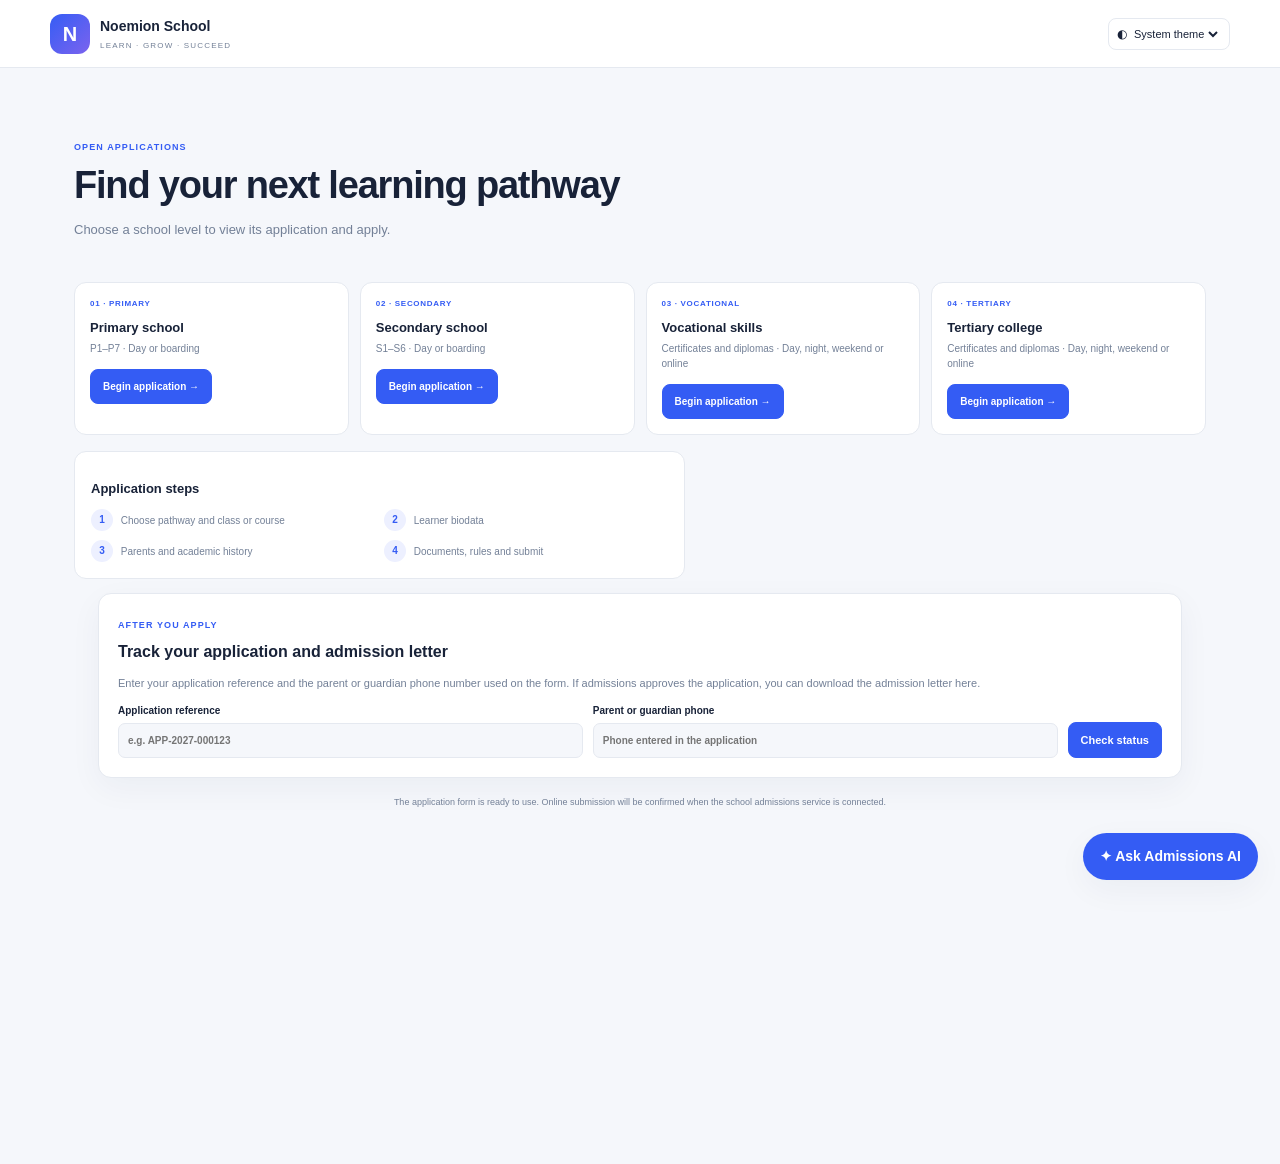
<file: index.html>
<!doctype html>
<html lang="en">
<head>
  <meta charset="utf-8">
  <meta name="viewport" content="width=device-width, initial-scale=1">
  <meta http-equiv="refresh" content="0; url=pages/admissions.html">
  <title>Noemion School Admissions</title>
</head>
<body>
  <p><a href="pages/admissions.html">Open the admissions application</a></p>
</body>
</html>
</file>
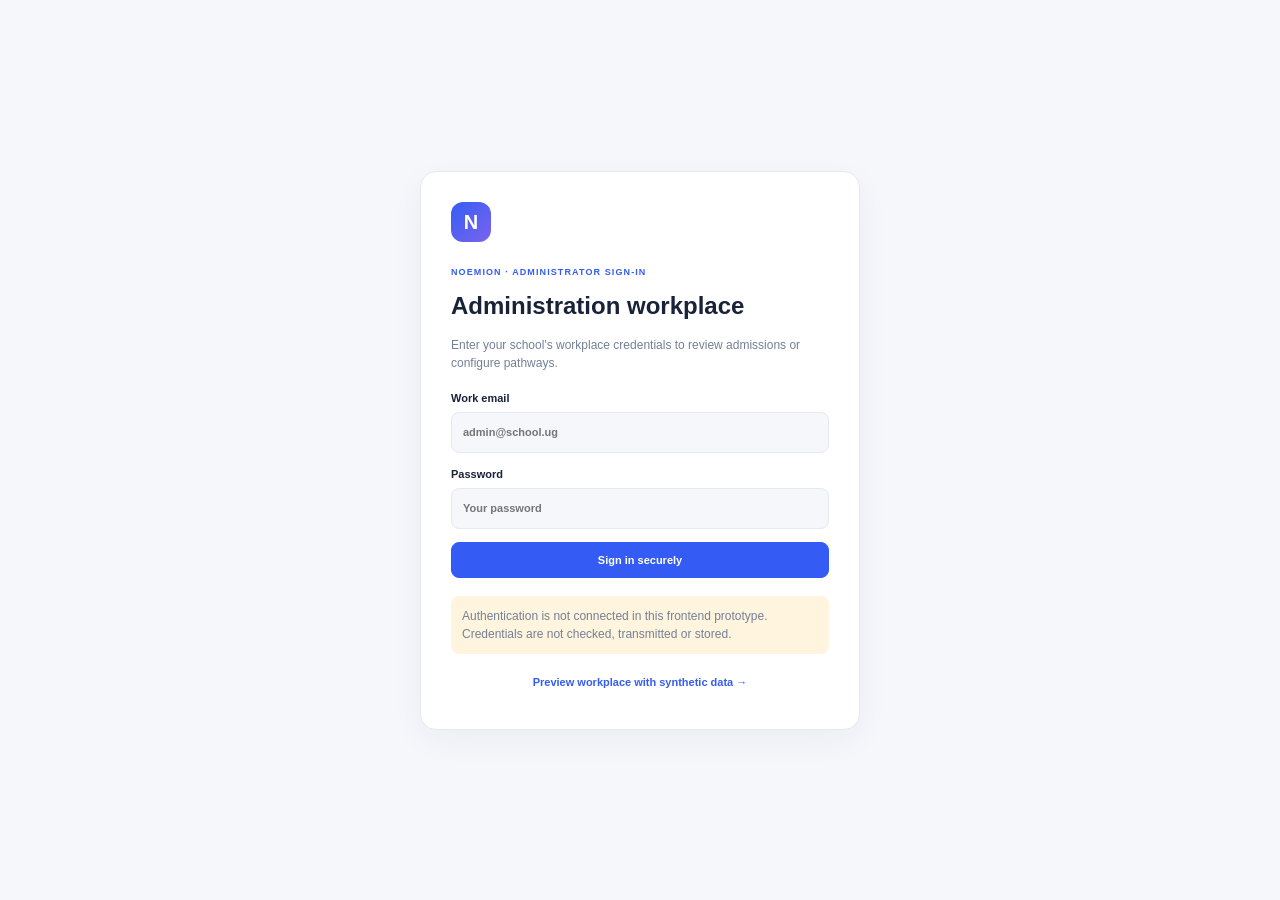
<file: pages/admissions-settings.html>
<!doctype html>
<html lang="en" data-theme="system">
<head>
  <meta charset="utf-8"><meta name="viewport" content="width=device-width,initial-scale=1"><meta name="color-scheme" content="light dark">
  <title>Administration &amp; admissions setup · Noemion</title>
  <link rel="stylesheet" href="../css/admissions.css"><link rel="stylesheet" href="../css/admissions-settings.css">
  <link rel="stylesheet" href="../css/admissions-overrides.css">
  <link rel="stylesheet" href="../css/admin-workplace.css">
</head>
<body>
<div class="setup-shell">
  <aside class="setup-sidebar">
    <a class="brand" href="admissions.html"><span class="brand-logo">N</span><span><b>Noemion</b><small>ADMINISTRATION</small></span></a>
    <div class="setup-back"><a href="admissions.html">← Public applicant page</a></div>
    <nav id="staff-sidebar-nav" aria-label="Staff workplace navigation">
      <p class="nav-label">WORKPLACE</p>
      <button class="level-nav active" data-workspace-view="overview"><span>01</span><b>Overview</b><small>Admissions activity</small></button>
      <button class="level-nav" data-workspace-view="applications"><span>02</span><b>Applications</b><small>Review new applicants</small></button>
      <button class="level-nav" data-workspace-view="students"><span>03</span><b>Student directory</b><small>Master profiles</small></button>
      <button class="level-nav" data-workspace-view="modules"><span>04</span><b>Forms &amp; modules</b><small>Manage school features</small></button>
      <button class="level-nav" data-workspace-view="welfare"><span>05</span><b>Boarding &amp; welfare</b><small>Dormitories, hostels, care</small></button>
      <a class="level-nav nurse-workspace-link" href="nurse.html"><span>↗</span><b>Nurse workspace</b><small>Health follow-up &amp; medicine</small></a>
      <button class="level-nav" data-workspace-view="calendar"><span>06</span><b>Calendar &amp; notices</b><small>Programme and messages</small></button>
    </nav>
    <p class="nav-label" id="setup-level-label">SETUP BY SCHOOL LEVEL</p>
    <nav id="level-nav" aria-label="Choose school level">
      <button class="level-nav active" data-level="Primary"><span>01</span><b>Primary</b><small>P1 – P7 · Day / boarding</small></button>
      <button class="level-nav" data-level="Secondary"><span>02</span><b>Secondary</b><small>S1 – S6 · Day / boarding</small></button>
      <button class="level-nav" data-level="Vocational"><span>03</span><b>Vocational</b><small>Certificate · diploma · skills</small></button>
      <button class="level-nav" data-level="Tertiary"><span>04</span><b>Tertiary</b><small>Certificate · diploma programmes</small></button>
    </nav>
    <div class="setup-side-bottom"><span class="lock-indicator">▣</span><b>Administrator setup</b><small>Configuration preview · frontend only</small></div>
  </aside>
  <main class="setup-main">
    <header class="setup-topbar"><div><small>Administration / Noemion School</small><b id="admin-page-title">Admissions workplace</b></div><div class="setup-top-actions"><div class="admin-area-switch"><button class="active" data-admin-area="workplace">Workplace</button><button data-admin-area="setup">Admissions setup</button></div><a class="button" href="admissions.html">Open applicant form</a><label class="theme-control">◐ <select id="settings-theme" aria-label="Theme"><option value="system">System theme</option><option value="light">Light mode</option><option value="dark">Dark mode</option></select></label></div></header>
    <div id="workplace-content" class="workplace-content">
      <section class="work-view active" id="staff-view-overview"><div class="work-heading"><div><span class="eyebrow">SCHOOL ADMISSIONS · 2027 INTAKE</span><h1>Admissions at a glance</h1><p>Review applications and manage student services across every school level.</p></div><a class="button primary" href="admissions.html">＋ Open new applicant form</a></div><div class="work-demo-note"><b>Frontend preview:</b> Applications are stored in this browser session. Connect institutional authentication and secure server storage before real use.</div><div class="work-metrics"><article><span>Total applications</span><b id="work-total">0</b><small>All school levels</small></article><article><span>Awaiting review</span><b id="work-review">0</b><small>Need staff attention</small></article><article><span>Offers issued</span><b id="work-offers">0</b><small>Letters prepared</small></article><article><span>Enrolled learners</span><b id="work-enrolled">0</b><small>Accepted offers</small></article></div><div class="work-grid"><article class="work-card"><div class="work-card-head"><div><h2>Application activity</h2><p>Submissions by school level</p></div><span class="work-badge">Current intake</span></div><div class="activity-bars" id="activity-summary"></div><div class="work-chart" id="work-chart"></div></article><article class="work-card"><div class="work-card-head"><div><h2>Admissions assistant</h2><p>Local overview of this intake</p></div><span>✧</span></div><p id="assistant-summary">Review applications to see an intake summary.</p><button class="button" id="refresh-assistant">Refresh summary</button><div class="upcoming-mini" id="upcoming-mini"></div></article></div><article class="work-card"><div class="work-card-head"><div><h2>Recent applications</h2><p>Latest submissions</p></div><button class="text-button" data-open-work-view="applications">View all applications →</button></div><div class="table-scroll"><table><thead><tr><th>APPLICANT</th><th>LEVEL / PROGRAMME</th><th>SUBMITTED</th><th>STATUS</th><th></th></tr></thead><tbody id="work-recent"></tbody></table><div id="work-recent-empty" class="empty-config">No applications submitted yet.</div></div></article></section>
      <section class="work-view" id="staff-view-applications"><div class="work-heading"><div><span class="eyebrow">APPLICATION REVIEW</span><h1>Applicant applications</h1><p>Review submitted forms and prepare admission offers.</p></div></div><article class="work-card"><div class="work-toolbar"><input id="work-search" type="search" aria-label="Search applications by name or reference" placeholder="Search name or reference"><select id="work-level-filter" aria-label="Filter applications by school level"><option value="all">All school levels</option><option>Primary</option><option>Secondary</option><option>Vocational</option><option>Tertiary</option></select><select id="work-status-filter" aria-label="Filter applications by status"><option value="all">All statuses</option><option>New</option><option>Under review</option><option>More information</option><option>Offer issued</option><option>Enrolled</option><option>Declined</option></select></div><div class="table-scroll"><table><thead><tr><th>APPLICANT</th><th>LEVEL / PROGRAMME</th><th>STUDY MODE</th><th>GUARDIAN</th><th>SUBMITTED</th><th>STATUS</th><th></th></tr></thead><tbody id="work-applications"></tbody></table><div id="work-applications-empty" class="empty-config">No matching applications.</div></div></article></section>
      <section class="work-view" id="staff-view-students"><div class="work-heading"><div><span class="eyebrow">ENROLMENT RECORDS</span><h1>Student directory</h1><p>Master profiles are created from approved admissions.</p></div></div><article class="work-card"><div class="work-toolbar"><input id="work-student-search" type="search" aria-label="Search students by name or admission number" placeholder="Search student or admission number"></div><div class="work-student-grid" id="work-students"></div><div id="work-students-empty" class="empty-config">Approved applicants appear here.</div></article></section>
      <section class="work-view" id="staff-view-modules"><div class="work-heading"><div><span class="eyebrow">ADMINISTRATOR WORKPLACE</span><h1>Forms &amp; modules</h1><p>Add, edit, enable or remove features for the school pathways.</p></div><button class="button primary" id="add-work-module">＋ Add feature</button></div><div class="work-demo-note">Module access and administrator roles require the school's authentication service before production.</div><div class="work-module-grid" id="work-modules"></div></section>
      <section class="work-view" id="staff-view-welfare"><div class="work-heading"><div><span class="eyebrow">STUDENT SERVICES · AUTHORISED STAFF</span><h1>Boarding &amp; welfare</h1><p>Manage named room placements, house assignments, attendance, discipline and transport checks.</p></div><button class="button primary" id="allocate-boarding-student">＋ Allocate boarding place</button></div><div class="work-demo-note"><b>Frontend preview only:</b> allocations, roll call, discipline and transport checks save in this browser session. Use sample data only until role permissions and secure storage are connected.</div><div class="work-metrics"><article><span>Boarding / hostel places</span><b id="welfare-placed-count">0</b><small>Named learners assigned</small></article><article><span>Available beds</span><b id="welfare-available-count">0</b><small>Across listed rooms</small></article><article><span>Attendance not marked</span><b id="welfare-unmarked-count">0</b><small>Today’s roll call</small></article><article><span>Open incidents</span><b id="welfare-open-cases">0</b><small>Restricted staff records</small></article></div><div class="work-grid"><article class="work-card"><div class="work-card-head"><div><h2>Dormitory &amp; hostel allocation</h2><p>Place an accepted learner in a room and bed; assign a house where used.</p></div></div><div id="work-rooms" class="work-room-grid"></div></article><article class="work-card"><div class="work-card-head"><div><h2>Boarding roll-call sheet</h2><p>Mark attendance for named learners with an assigned room.</p></div></div><div id="work-rollcall"></div><div class="inline-note"><b>Medical &amp; emergency details</b><span>Open the <a class="nurse-link" href="nurse.html">Nurse workspace</a>. Detailed records must stay in its authorised workflow.</span></div></article></div><div class="work-grid welfare-record-grid"><article class="work-card"><div class="work-card-head"><div><h2>Discipline incident log</h2><p>Record a brief incident and follow-up status. Use the authorised safeguarding process for sensitive cases.</p></div><button class="button" id="add-welfare-incident">＋ Add incident</button></div><div id="work-incident-list"></div></article><article class="work-card"><div class="work-card-head"><div><h2>Transport checks</h2><p>Track each learner’s route, pickup contact and guardian consent.</p></div><button class="button" id="add-transport-check">＋ Add check</button></div><div id="work-transport-list"></div></article></div></section>
      <section class="work-view" id="staff-view-calendar"><div class="work-heading"><div><span class="eyebrow">SCHOOL COMMUNICATIONS</span><h1>Calendar &amp; notices</h1><p>Publish school dates and announcements to applicants and families.</p></div><button class="button primary" id="add-work-event">＋ Add event</button></div><div class="work-grid"><article class="work-card"><h2>School programme</h2><div id="work-events"></div></article><article class="work-card"><div class="work-card-head"><h2>Announcements</h2><button class="button" id="add-work-notice">＋ Add notice</button></div><div id="work-notices"></div></article></div></section>
    </div>
    <div id="setup-content" class="setup-content" hidden>
      <div class="setup-section-banner"><b>Admissions configuration</b><span>These settings control the public applicant form. Use Workplace to review applications and manage student services.</span></div>
      <section class="setup-heading"><div><span class="eyebrow">CONFIGURATION WORKSPACE</span><h1 id="level-title">Primary admissions setup</h1><p id="level-subtitle">Choose what families see when applying to this school level.</p></div><div class="setup-actions"><button class="button" id="preview-config">Preview applicant requirements</button><button class="button primary" id="publish-config">Save setup preview</button></div></section>
      <div class="setup-warning"><b>Setup dashboard</b><span>This page configures admissions. Switch to Workplace above to review applications, issue offers and manage students. Configuration is saved to this browser only until connected to your server.</span></div>
      <section class="readiness-layout"><article class="readiness-card"><div class="readiness-score"><span id="readiness-number">0%</span><small>SETUP READY</small></div><div class="readiness-copy"><b id="readiness-title">Complete the pathway setup</b><p id="readiness-text">Add entry options, required documents and intake dates before previewing this application.</p></div><button class="text-button" id="recheck-setup">Recheck setup →</button></article><div class="readiness-checks" id="readiness-checks"></div></section>
      <div class="setup-tabs" role="tablist" aria-label="Admissions configuration sections"><button class="setup-tab active" data-tab="programmes">Programmes &amp; entry</button><button class="setup-tab" data-tab="form">Application form</button><button class="setup-tab" data-tab="documents">Documents</button><button class="setup-tab" data-tab="fees">Fees &amp; dates</button><button class="setup-tab" data-tab="services">Student services</button></div>
      <section class="setup-panel active" id="tab-programmes"><div class="setup-panel-head"><div><h2>Programmes &amp; entry options</h2><p id="entry-description">Set class, course or qualification choices for this pathway.</p></div><button class="button primary" data-add="programmes">＋ Add entry option</button></div><div id="programme-config" class="config-list"></div></section>
      <section class="setup-panel" id="tab-form"><div class="setup-panel-head"><div><h2>Applicant form fields</h2><p>Choose the information families need to provide. Ask only for information required for admissions.</p></div><button class="button primary" data-add="fields">＋ Add form field</button></div><div id="field-config" class="config-list"></div><div class="inline-note"><b>Medical information</b><span>Collect consent and an indication only. Detailed health records belong in the restricted health-staff workflow after admission.</span></div></section>
      <section class="setup-panel" id="tab-documents"><div class="setup-panel-head"><div><h2>Supporting documents</h2><p>Make identity and academic record requirements clear for families.</p></div><button class="button primary" data-add="documents">＋ Add document</button></div><div id="document-config" class="config-list"></div><div class="inline-note"><b>Uploads are not connected</b><span>This setup records document names and requirements only. Connect protected file storage before collecting real identity documents.</span></div></section>
      <section class="setup-panel" id="tab-fees"><div class="setup-panel-head"><div><h2>Admission fees &amp; intake dates</h2><p>Show application charges, admission fees and reporting timelines in UGX.</p></div><button class="button primary" data-add="fees">＋ Add fee or date</button></div><div id="fee-config" class="config-list"></div><div class="fee-note">Fees displayed here are school-configured examples. Confirm approved amounts and payment instructions before publication.</div></section>
      <section class="setup-panel" id="tab-services"><div class="setup-panel-head"><div><h2>Study modes &amp; student services</h2><p>Make level-appropriate service choices visible in the applicant flow.</p></div></div><form id="services-form" class="services-grid"><label class="check-option" data-service-level="all"><input type="checkbox" name="day"> Day study</label><label class="check-option" data-service-level="Primary Secondary"><input type="checkbox" name="boarding"> Boarding / dormitory</label><label class="check-option" data-service-level="Vocational Tertiary"><input type="checkbox" name="night"> Night study</label><label class="check-option" data-service-level="Vocational Tertiary"><input type="checkbox" name="weekend"> Weekend study</label><label class="check-option" data-service-level="Vocational Tertiary"><input type="checkbox" name="online"> Online study arrangement</label><label class="check-option" data-service-level="Vocational Tertiary"><input type="checkbox" name="hostel"> Campus hostel</label><label class="check-option" data-service-level="Vocational Tertiary"><input type="checkbox" name="assessment"> Online entry assessment</label><label class="check-option" data-service-level="all"><input type="checkbox" name="medicalConsent"> Ask guardian for health-care consent</label><label class="check-option" data-service-level="all"><input type="checkbox" name="transport"> Transport route request</label><label class="check-wide">Service instructions<textarea name="instructions" rows="3" placeholder="Explain placement steps, schedules or campus services."></textarea></label><div class="check-wide"><button class="button primary">Save service choices</button><span id="services-saved" class="save-state"></span></div></form><div class="inline-note"><b>Accommodation differences</b><span>Primary and secondary use dormitory allocation. Vocational and tertiary use campus hostels. Room assignment stays with authorised staff after an offer is accepted.</span></div></section>
      <footer class="setup-footer"><span id="saved-state">Changes save in this browser as you edit.</span><button class="text-button" id="export-config">Export pathway setup ↓</button></footer>
    </div>
  </main>
</div>
<dialog class="dialog" id="config-dialog"><form id="config-form"><div class="dialog-head"><div><span class="eyebrow">PATHWAY SETUP</span><h2 id="config-dialog-title">Add item</h2></div><button class="icon-button" type="button" data-close-config>×</button></div><div id="config-inputs" class="form-grid"></div><div class="dialog-actions"><button type="button" class="button" data-close-config>Cancel</button><button class="button primary">Save item</button></div></form></dialog>
<output class="toast" id="settings-toast" aria-live="polite"></output>
<dialog class="dialog" id="work-review-dialog"><div class="dialog-head"><div><span class="eyebrow">APPLICATION REVIEW</span><h2 id="work-review-name">Applicant</h2><p id="work-review-ref"></p></div><button class="icon-button" type="button" data-close-work-dialog>×</button></div><div id="work-review-details" class="review-summary"></div><label class="work-note-label">Registrar note<textarea id="work-review-note" rows="3" placeholder="Internal review notes"></textarea></label><div class="dialog-actions"><button class="button" data-set-status="More information">Request information</button><button class="button" data-set-status="Under review">Mark in review</button><button class="button danger-button" data-set-status="Declined">Decline</button><button class="button primary" id="work-approve">Approve &amp; issue offer</button></div></dialog>
<dialog class="dialog large-dialog" id="work-profile-dialog"><div class="dialog-head"><div><span class="eyebrow">MASTER STUDENT PROFILE</span><h2 id="work-profile-name">Student</h2><p id="work-profile-ref"></p></div><button class="icon-button" type="button" data-close-work-dialog>×</button></div><div id="work-profile-content"></div><div id="work-letter-preview"></div><div class="dialog-actions"><button class="button" data-close-work-dialog>Close</button><button class="button primary" id="work-download-letter">Download admission letter</button></div></dialog>
<dialog class="dialog" id="allocation-dialog"><form id="allocation-form"><div class="dialog-head"><div><span class="eyebrow">BOARDING PLACEMENT</span><h2>Assign learner to room</h2><p id="allocation-room-description"></p></div><button class="icon-button" type="button" data-close-work-dialog>×</button></div><div id="allocation-fields" class="form-grid"></div><div class="dialog-actions"><button class="button" type="button" data-close-work-dialog>Cancel</button><button class="button primary">Save allocation</button></div></form></dialog>
<dialog class="dialog" id="welfare-dialog"><form id="welfare-form"><div class="dialog-head"><div><span class="eyebrow">STUDENT WELFARE</span><h2 id="welfare-dialog-title">Add record</h2><p id="welfare-dialog-note"></p></div><button class="icon-button" type="button" data-close-work-dialog>×</button></div><div id="welfare-fields" class="form-grid"></div><div class="dialog-actions"><button class="button" type="button" data-close-work-dialog>Cancel</button><button class="button primary">Save record</button></div></form></dialog>
<dialog class="dialog" id="work-simple-dialog"><form id="work-simple-form"><div class="dialog-head"><div><span class="eyebrow">WORKPLACE</span><h2 id="work-simple-title">Add item</h2></div><button class="icon-button" type="button" data-close-work-dialog>×</button></div><div id="work-simple-fields" class="form-grid"></div><div class="dialog-actions"><button class="button" type="button" data-close-work-dialog>Cancel</button><button class="button primary">Save</button></div></form></dialog>
<script src="../js/modules/admin-workplace.ui.js" defer></script>
<script src="../js/modules/admissions-settings.ui.js" defer></script>
</body>
</html>
</file>
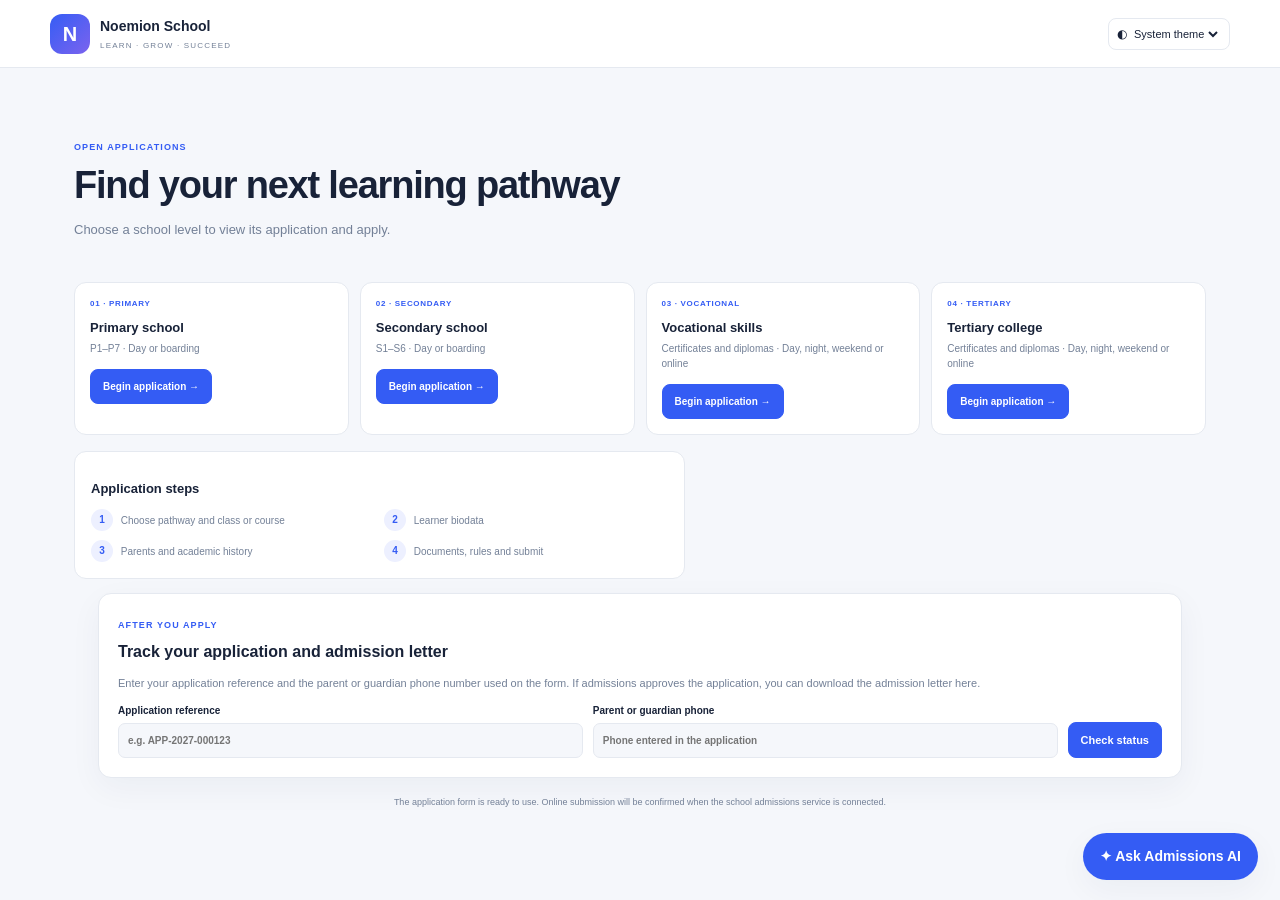
<file: pages/admissions.html>
<!doctype html>
<html lang="en" data-theme="system">
<head>
  <meta charset="utf-8"><meta name="viewport" content="width=device-width,initial-scale=1"><meta name="color-scheme" content="light dark">
  <title>Apply for admission · School</title>
  <link rel="stylesheet" href="../css/admissions.css"><link rel="stylesheet" href="../css/admissions-overrides.css"><link rel="stylesheet" href="../css/applicant.css">
</head>
<body class="applicant-page">
  <header class="applicant-header"><a class="brand" href="admissions.html"><span class="brand-logo">N</span><span><b>Noemion School</b><small>LEARN · GROW · SUCCEED</small></span></a><div class="applicant-header-actions"><label class="theme-control">◐ <select id="applicant-theme" aria-label="Choose theme"><option value="system">System theme</option><option value="light">Light mode</option><option value="dark">Dark mode</option></select></label></div></header>
  <main class="applicant-main">
    <section class="applicant-welcome"><div><span class="eyebrow">OPEN APPLICATIONS </span><h1>Find your next learning pathway</h1><p>Choose a school level to view its application and apply.</p></div></section>
    <section class="pathway-cards" aria-label="Available pathways"><article><span>01 · PRIMARY</span><h2>Primary school</h2><p>P1–P7 · Day or boarding</p><button class="button primary pathway-apply" data-apply-level="Primary">Begin application →</button></article><article><span>02 · SECONDARY</span><h2>Secondary school</h2><p>S1–S6 · Day or boarding</p><button class="button primary pathway-apply" data-apply-level="Secondary">Begin application →</button></article><article><span>03 · VOCATIONAL</span><h2>Vocational skills</h2><p>Certificates and diplomas · Day, night, weekend or online</p><button class="button primary pathway-apply" data-apply-level="Vocational">Begin application →</button></article><article><span>04 · TERTIARY</span><h2>Tertiary college</h2><p>Certificates and diplomas · Day, night, weekend or online</p><button class="button primary pathway-apply" data-apply-level="Tertiary">Begin application →</button></article></section>
    <section class="applicant-info"><article><h2>Application steps</h2><div class="journey"><span><b>1</b> Choose pathway and class or course</span><span><b>2</b> Learner biodata</span><span><b>3</b> Parents and academic history</span><span><b>4</b> Documents, rules and submit</span></div></article></section>
    <section class="application-tracking" id="application-tracking"><article><span class="eyebrow">AFTER YOU APPLY</span><h2>Track your application and admission letter</h2><p>Enter your application reference and the parent or guardian phone number used on the form. If admissions approves the application, you can download the admission letter here.</p><form id="status-lookup-form" class="status-lookup-form"><label>Application reference<input id="status-reference" name="reference" placeholder="e.g. APP-2027-000123" required></label><label>Parent or guardian phone<input id="status-phone" name="phone" type="tel" placeholder="Phone entered in the application" required></label><button type="submit" class="button primary" id="status-lookup-button">Check status</button></form><output id="status-lookup-message" class="form-message" aria-live="polite"></output><a id="admission-letter-link" class="button admission-letter-link" hidden target="_blank" rel="noopener">Download admission letter</a></article></section>
    <p class="applicant-footnote">The application form is ready to use. Online submission will be confirmed when the school admissions service is connected.</p>
  </main>
  <dialog id="application-dialog" class="dialog large-dialog"><form id="application-form" novalidate>
    <div class="dialog-head"><div><span class="eyebrow">NOEMION · ONLINE ADMISSIONS</span><h2 id="form-heading">New application</h2><p id="step-description">Step 1 of 4 · Choose a school pathway.</p></div><button type="button" class="icon-button" data-close aria-label="Close">×</button></div>
    <div class="step-track" id="step-track"><span class="current"></span><span></span><span></span><span></span></div>
    <section class="form-step active" data-step="0"><div class="form-grid"><input type="hidden" name="level" id="app-level"><div class="selected-pathway"><small>Applying to</small><strong id="selected-level-label"></strong></div><label><span id="programme-label">Class</span> *<select name="programme" id="app-programme" required><option value="">Select pathway first</option></select></label><fieldset id="secondary-combination" class="wide secondary-combination" hidden><legend>Senior 5–6 subject combination *</legend><p>Select three principal subjects. General Paper is compulsory and included automatically. Point totals are illustrative estimates and do not decide admission.</p><div id="subject-options" class="subject-options"></div><div id="secondary-grade-entries" class="grade-entry-list"></div><small id="combination-count" aria-live="polite">Choose 3 subjects</small><strong id="secondary-total" class="grade-total"></strong></fieldset><fieldset id="ple-results" class="wide ple-results" hidden><legend>Senior 1 applicants · PLE results *</legend><p>Enter the grade for each PLE subject. Add any extra subjects from the result slip.</p><div id="ple-core-results" class="result-rows"></div><div id="ple-extra-results" class="result-rows"></div><button type="button" class="button" id="add-ple-subject">+ Add another PLE subject</button><strong id="ple-total" class="grade-total"></strong></fieldset><label>Academic year *<select name="academicYear" required><option>2027</option><option>2026</option></select></label><label>Study arrangement *<select name="studyMode" id="study-mode" required><option value="">Select pathway first</option></select></label><div id="level-fees" class="wide level-fees" aria-live="polite"></div><div class="wide level-guidance" id="level-guidance">Choose a pathway to see entry details and supporting documents.</div><output id="pathway-message" class="wide form-message" aria-live="polite"></output></div></section>
    <section class="form-step" data-step="1"><h3>Learner biodata</h3><div class="form-grid"><label>First name *<input name="firstName" autocomplete="given-name" required></label><label>Last name *<input name="lastName" autocomplete="family-name" required></label><label>Other names (optional)<input name="otherNames"></label><label>Date of birth *<input name="dateOfBirth" type="date" required></label><label>Gender *<select name="gender" required><option value="">Select gender</option><option>Female</option><option>Male</option></select></label><label>Nationality *<select name="nationality" id="nationality" required><option value="">Choose nationality</option></select></label><label class="wide">Home address &amp; district *<input name="homeAddress" placeholder="Village / parish, district, nearest landmark" required></label><label id="assessment-result-field" class="assessment-result-field">Entry assessment result<input name="entryAssessment" readonly placeholder="Complete the assessment first"></label><div id="custom-applicant-fields" class="wide custom-applicant-fields"></div></div></section>
    <section class="form-step" data-step="2"><h3>Parents, optional guardian &amp; academic history</h3><div class="form-grid"><h4 class="wide parent-heading">Father’s details</h4><label>Father’s full name *<input name="fatherName" required></label><label>Father’s telephone *<input name="fatherPhone" type="tel" placeholder="+256 7XX XXX XXX" required></label><label>Father’s email<input name="fatherEmail" type="email"></label><h4 class="wide parent-heading">Mother’s details</h4><label>Mother’s full name *<input name="motherName" required></label><label>Mother’s telephone *<input name="motherPhone" type="tel" placeholder="+256 7XX XXX XXX" required></label><label>Mother’s email<input name="motherEmail" type="email"></label><details class="wide optional-guardian"><summary>Add another guardian (optional)</summary><div class="form-grid guardian-fields"><label>Guardian’s full name<input name="guardianName"></label><label>Relationship<input name="guardianRelationship"></label><label>Guardian telephone<input name="guardianPhone" type="tel"></label><label>Guardian email<input name="guardianEmail" type="email"></label></div></details><label class="wide">Emergency contact &amp; phone *<input name="emergencyContact" required></label><label>Previous school<input name="previousSchool"></label><label>Last class attended<input name="previousClass" placeholder="Enter class only"></label><label class="wide">Academic history or transfer notes<textarea name="academicHistory" rows="3" placeholder="Previous school or class attended"></textarea></label><div id="external-results" class="wide external-results" hidden><h4>Previous exam results (optional)</h4><p>Enter subjects and grades from any UCE or UACE results you have. Totals are indicative only; admissions applies the official school and programme criteria.</p><div class="marks-panel"><div class="marks-panel-head"><b>UCE results</b><button type="button" class="button add-mark-row" data-results="uce">+ Add UCE subject</button></div><div id="uce-results-rows" class="result-rows"></div><small id="uce-total" class="grade-total">UCE aggregate estimate: 0 (lower aggregate is stronger)</small></div><div class="marks-panel"><div class="marks-panel-head"><b>UACE results</b><button type="button" class="button add-mark-row" data-results="uace">+ Add UACE subject</button></div><div id="uace-results-rows" class="result-rows"></div><small id="uace-total" class="grade-total">UACE indicative points: 0</small></div></div><label class="wide"><input type="checkbox" name="medicalConsent"> I will provide relevant allergy, medication or care information through the school’s secure health workflow.</label></div></section>
    <section class="form-step" data-step="3"><h3>Documents, school rules &amp; review</h3><div class="upload-note"><b>Supporting records for this pathway</b><p id="document-guidance"></p><div id="document-pickers"><label class="upload-control">＋ Select academic / identity documents<input type="file" id="document-files" class="document-file-input" name="documents" accept=".pdf,.jpg,.jpeg,.png" multiple></label></div><button type="button" class="button" id="add-document-picker">+ Add another document selection</button><small id="file-names">You can add as many documents as needed.</small></div><div class="upload-note medical-report-note"><b>Medical report (optional)</b><p>Upload a medical report only if requested or relevant to the learner’s care. These files should be handled separately by authorised health staff.</p><label class="upload-control">＋ Select medical report files<input type="file" id="medical-report-files" class="medical-file-input" name="medicalReports" accept=".pdf,.jpg,.jpeg,.png" multiple></label><small id="medical-file-names">No medical files selected.</small></div><details class="school-rules" open><summary>Read the school rules before submitting</summary><div id="school-rules-text"><p>Applicants and families agree to support respectful conduct, regular attendance, academic integrity, care of school property and compliance with staff instructions.</p><p>Uniform, examination, safeguarding, attendance and boarding or hostel rules apply according to the selected level. The school will provide its current handbook and fee schedule with any offer. Fees and reporting dates must be confirmed with the school.</p><p>Applications are reviewed by admissions staff. Submitting an application does not guarantee admission. An admission letter is issued after approval.</p></div><button type="button" class="button" id="download-rules">Download school rules</button></details><div class="review-summary" id="application-review"></div><label class="confirm-row"><input type="checkbox" name="confirmRules" required> I have read and agree to follow the school rules. *</label><label class="confirm-row"><input type="checkbox" name="confirmInformation" required> I confirm these details are accurate and understand the application is subject to school review. *</label><output id="application-message" class="form-message" aria-live="polite"></output></section>
    <div class="dialog-actions"><button type="button" class="button" data-close>Close</button><span class="step-actions"><button type="button" class="button" id="previous-step">← Back</button><button type="button" class="button primary" id="next-step">Continue →</button><button type="submit" class="button primary" id="submit-application" hidden>Submit application</button></span></div>
  </form></dialog>
  <dialog id="assessment-dialog" class="dialog"><form id="assessment-form"><div class="dialog-head"><div><span class="eyebrow">VOCATIONAL &amp; TERTIARY · ENTRY CHECK</span><h2>Short practice assessment</h2><p>Complete this practice check before learner biodata.</p></div><button type="button" class="icon-button" data-close aria-label="Close">×</button></div><p class="assessment-warning">Practice example only. It does not determine admission; school staff review qualifications and assessment results.</p><fieldset><legend>1. What is 15% of 200?</legend><label><input type="radio" name="q1" value="20" required> 20</label><label><input type="radio" name="q1" value="30"> 30</label><label><input type="radio" name="q1" value="35"> 35</label></fieldset><fieldset><legend>2. Choose the grammatically correct sentence.</legend><label><input type="radio" name="q2" value="a" required> The learners is ready.</label><label><input type="radio" name="q2" value="b"> The learners are ready.</label><label><input type="radio" name="q2" value="c"> The learner are ready.</label></fieldset><fieldset><legend>3. A course has 4 modules. You have completed 3. What fraction remains?</legend><label><input type="radio" name="q3" value="1/4" required> One quarter</label><label><input type="radio" name="q3" value="3/4"> Three quarters</label><label><input type="radio" name="q3" value="1/3"> One third</label></fieldset><output id="assessment-message" class="form-message" aria-live="polite"></output><div class="dialog-actions"><button class="button primary">Complete &amp; continue</button></div></form></dialog>
  <dialog id="success-dialog" class="dialog"><div class="success-mark">✓</div><span class="eyebrow">APPLICATION RECEIVED</span><h2>Thank you for applying</h2><p id="success-reference"></p><p>Your application has been received by admissions. An admission letter is issued only after staff review and approval. Keep your reference to check the status and download the letter when it is ready.</p><button type="button" class="button" id="track-from-success">Track application status</button><button type="button" class="button primary" data-close>Done</button></dialog>
  <button type="button" class="assistant-launcher" id="assistant-launcher" aria-haspopup="dialog">✦ Ask Admissions AI</button>
  <dialog id="assistant-dialog" class="dialog assistant-dialog"><div class="dialog-head"><div><span class="eyebrow">NOEMION · ADMISSIONS SUPPORT</span><h2>Admissions AI assistant</h2><p>Ask about applying, classes, courses or documents.</p></div><button type="button" class="icon-button" data-close aria-label="Close assistant">×</button></div><div id="assistant-messages" class="assistant-messages" aria-live="polite"><p class="assistant-reply">Hello! Choose a school level first, then ask me a question about applying.</p></div><form id="assistant-form" class="assistant-form"><label class="sr-only" for="assistant-question">Your question</label><input id="assistant-question" name="question" placeholder="Ask an admissions question…" required><button class="button primary">Send</button></form><small id="assistant-status" class="assistant-status">Assistant answers are guidance; admissions staff confirm official details.</small></dialog>
  <output id="toast" class="toast" aria-live="polite"></output>
  <script src="../js/core/api.js" defer></script><script src="../js/modules/applicant.ui.js" defer></script>
</body>
</html>
</file>
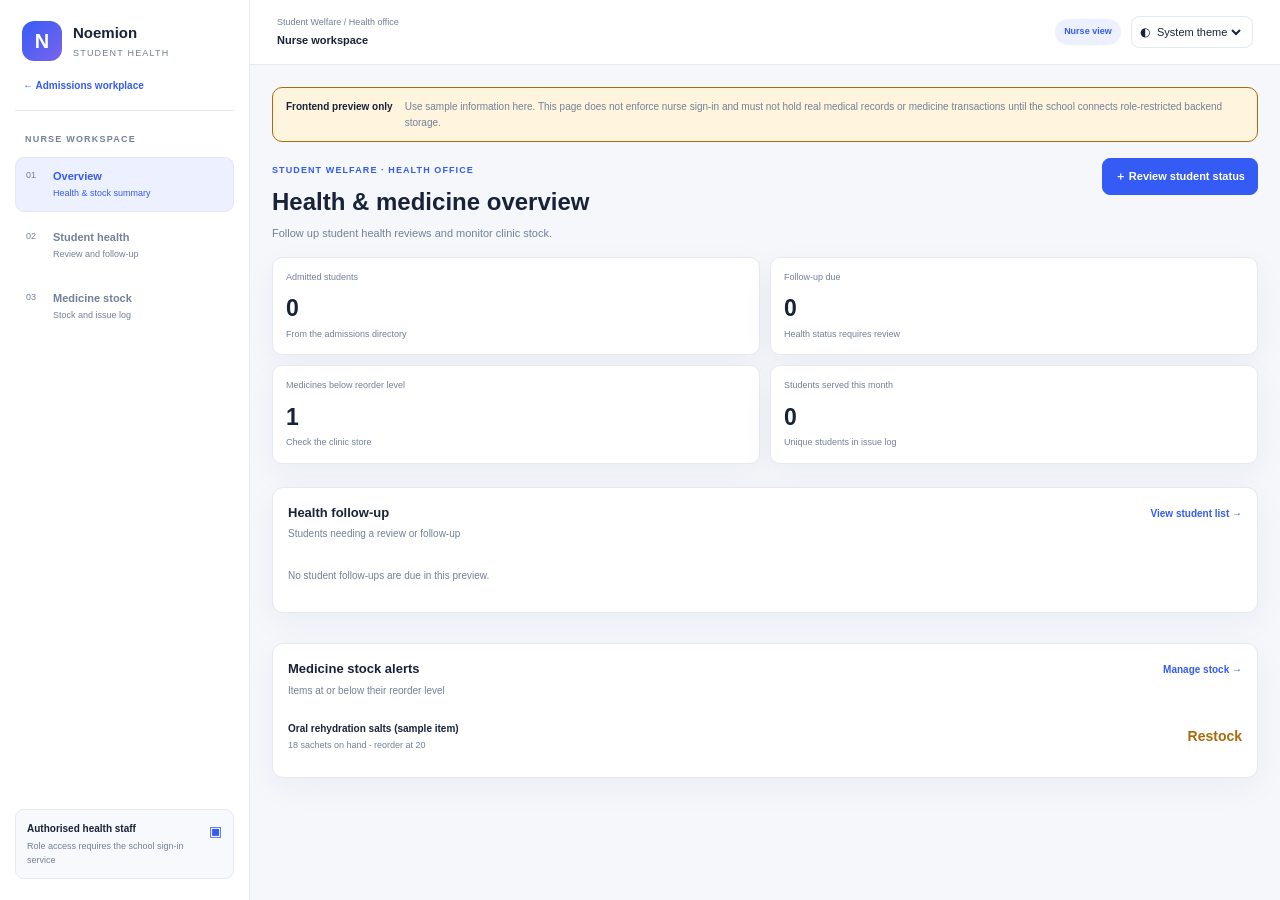
<file: pages/nurse.html>
<!doctype html>
<html lang="en" data-theme="system">
<head>
  <meta charset="utf-8"><meta name="viewport" content="width=device-width,initial-scale=1"><meta name="color-scheme" content="light dark">
  <title>Nurse workspace · Noemion School</title>
  <link rel="stylesheet" href="../css/admissions.css"><link rel="stylesheet" href="../css/admissions-settings.css"><link rel="stylesheet" href="../css/admin-workplace.css"><link rel="stylesheet" href="../css/nurse.css">
</head>
<body>
<div class="setup-shell nurse-shell">
  <aside class="setup-sidebar nurse-sidebar">
    <a class="brand" href="admissions-settings.html"><span class="brand-logo">N</span><span><b>Noemion</b><small>STUDENT HEALTH</small></span></a>
    <div class="setup-back"><a href="admissions-settings.html">← Admissions workplace</a></div>
    <nav id="nurse-nav" aria-label="Nurse workspace navigation">
      <p class="nav-label">NURSE WORKSPACE</p>
      <button class="level-nav active" data-nurse-view="overview"><span>01</span><b>Overview</b><small>Health &amp; stock summary</small></button>
      <button class="level-nav" data-nurse-view="students"><span>02</span><b>Student health</b><small>Review and follow-up</small></button>
      <button class="level-nav" data-nurse-view="medicines"><span>03</span><b>Medicine stock</b><small>Stock and issue log</small></button>
    </nav>
    <div class="setup-side-bottom"><span class="lock-indicator">▣</span><b>Authorised health staff</b><small>Role access requires the school sign-in service</small></div>
  </aside>
  <main class="setup-main nurse-main">
    <header class="setup-topbar"><div><small>Student Welfare / Health office</small><b>Nurse workspace</b></div><div class="setup-top-actions"><span class="nurse-role-label">Nurse view</span><label class="theme-control">◐ <select id="nurse-theme" aria-label="Theme"><option value="system">System theme</option><option value="light">Light mode</option><option value="dark">Dark mode</option></select></label></div></header>
    <div class="nurse-content">
      <div class="nurse-preview-note"><b>Frontend preview only</b><span>Use sample information here. This page does not enforce nurse sign-in and must not hold real medical records or medicine transactions until the school connects role-restricted backend storage.</span></div>
      <section class="nurse-view active" id="nurse-view-overview">
        <div class="work-heading"><div><span class="eyebrow">STUDENT WELFARE · HEALTH OFFICE</span><h1>Health &amp; medicine overview</h1><p>Follow up student health reviews and monitor clinic stock.</p></div><button class="button primary" data-open-nurse-view="students">＋ Review student status</button></div>
        <div class="work-metrics nurse-metrics"><article><span>Admitted students</span><b id="nurse-student-count">0</b><small>From the admissions directory</small></article><article><span>Follow-up due</span><b id="nurse-followup-count">0</b><small>Health status requires review</small></article><article><span>Medicines below reorder level</span><b id="nurse-low-stock-count">0</b><small>Check the clinic store</small></article><article><span>Students served this month</span><b id="nurse-served-count">0</b><small>Unique students in issue log</small></article></div>
        <div class="work-grid"><article class="work-card"><div class="work-card-head"><div><h2>Health follow-up</h2><p>Students needing a review or follow-up</p></div><button class="text-button" data-open-nurse-view="students">View student list →</button></div><div id="nurse-followup-list"></div></article><article class="work-card"><div class="work-card-head"><div><h2>Medicine stock alerts</h2><p>Items at or below their reorder level</p></div><button class="text-button" data-open-nurse-view="medicines">Manage stock →</button></div><div id="nurse-low-stock-list"></div></article></div>
      </section>
      <section class="nurse-view" id="nurse-view-students">
        <div class="work-heading"><div><span class="eyebrow">RESTRICTED HEALTH WORKFLOW</span><h1>Student health status</h1><p>Record review status and next follow-up date. Keep detailed medical notes in the authorised health record.</p></div></div>
        <article class="work-card"><div class="work-toolbar"><input id="nurse-student-search" type="search" aria-label="Search students by name or admission number" placeholder="Search learner or admission number"><select id="nurse-health-filter" aria-label="Filter students by health status"><option value="all">All health statuses</option><option>Not reviewed</option><option>Stable</option><option>Follow-up due</option><option>Referred</option></select></div><div class="table-scroll"><table><thead><tr><th>STUDENT</th><th>LEVEL / CLASS OR COURSE</th><th>HEALTH STATUS</th><th>NEXT REVIEW</th><th>ACTIONS</th></tr></thead><tbody id="nurse-students"></tbody></table><div id="nurse-students-empty" class="empty-config">No admitted students are available in this browser preview.</div></div></article>
      </section>
      <section class="nurse-view" id="nurse-view-medicines">
        <div class="work-heading"><div><span class="eyebrow">CLINIC STORE</span><h1>Medicine stock &amp; usage</h1><p>Track stock on hand, reorder levels, expiry dates and student issues.</p></div><button class="button primary" id="nurse-add-medicine">＋ Add medicine</button></div>
        <article class="work-card"><div class="nurse-stock-summary"><b id="nurse-stock-total">0</b><span>total units on hand</span><b id="nurse-issued-total">0</b><span>units issued this month</span></div><div class="table-scroll"><table><thead><tr><th>MEDICINE / SUPPLY</th><th>STOCK</th><th>REORDER AT</th><th>EXPIRY</th><th>STUDENTS SERVED</th><th>ACTION</th></tr></thead><tbody id="nurse-medicines"></tbody></table><div id="nurse-medicines-empty" class="empty-config">No clinic stock items. Add an item to begin the preview.</div></div></article>
        <article class="work-card"><h2>Recent issue records</h2><p>Preview issue log. Each record links a student to a medicine and quantity.</p><div id="nurse-issue-log"></div></article>
      </section>
    </div>
  </main>
</div>
<dialog class="dialog" id="nurse-record-dialog"><form id="nurse-record-form"><div class="dialog-head"><div><span class="eyebrow">STUDENT HEALTH STATUS</span><h2 id="nurse-record-title">Update student status</h2><p id="nurse-record-subtitle"></p></div><button class="icon-button" type="button" data-close-nurse-dialog>×</button></div><input type="hidden" name="studentId"><label class="nurse-field">Health status<select name="status"><option>Not reviewed</option><option>Stable</option><option>Follow-up due</option><option>Referred</option></select></label><label class="nurse-field">Next review date<input type="date" name="nextReview"></label><p class="nurse-private-note">This prototype records a status and review date only. Detailed medical notes and files need restricted health-record storage.</p><div class="dialog-actions"><button class="button" type="button" data-close-nurse-dialog>Cancel</button><button class="button primary">Save status</button></div></form></dialog>
<dialog class="dialog large-dialog" id="nurse-health-card-dialog"><div class="dialog-head"><div><span class="eyebrow">RESTRICTED STUDENT HEALTH CARD</span><h2 id="nurse-health-card-title">Student health card</h2><p id="nurse-health-card-subtitle"></p></div><button class="icon-button" type="button" data-close-nurse-dialog>×</button></div><div class="nurse-health-access-note">This mock-up shows where authorised nurses will review emergency details and medical reports. It contains no real clinical notes; server-side nurse access must be connected before real information is displayed.</div><div id="nurse-health-card-content"></div><div class="dialog-actions"><button class="button" type="button" data-close-nurse-dialog>Close</button></div></dialog>
<dialog class="dialog" id="nurse-stock-dialog"><form id="nurse-stock-form"><div class="dialog-head"><div><span class="eyebrow">CLINIC STORE</span><h2 id="nurse-stock-title">Medicine stock action</h2><p id="nurse-stock-subtitle"></p></div><button class="icon-button" type="button" data-close-nurse-dialog>×</button></div><div id="nurse-stock-fields" class="form-grid"></div><div class="dialog-actions"><button class="button" type="button" data-close-nurse-dialog>Cancel</button><button class="button primary" id="nurse-stock-submit">Save</button></div></form></dialog>
<output class="toast" id="nurse-toast" aria-live="polite"></output>
<script src="../js/modules/nurse.ui.js" defer></script>
</body>
</html>
</file>
<file: css/admissions.css>
:root{color-scheme:light;--bg:#f5f7fb;--surface:#fff;--surface2:#f8f9fc;--text:#182238;--muted:#738097;--line:#e5e9f0;--brand:#345cf4;--brandSoft:#edf0ff;--green:#18845f;--greenSoft:#e8f6ef;--amber:#a96b08;--amberSoft:#fff4dd;--red:#b83f45;--purple:#7052c6;--shadow:0 10px 32px #1a2b4b0c}html[data-theme=dark]{color-scheme:dark;--bg:#101520;--surface:#191f2c;--surface2:#212938;--text:#edf1fa;--muted:#a5afc1;--line:#2d3748;--brand:#91a2ff;--brandSoft:#272f4b;--green:#6fd0a2;--greenSoft:#1e3b32;--amber:#edbd65;--amberSoft:#40351f;--red:#f18488;--purple:#b5a1ff;--shadow:0 10px 32px #0003}@media(prefers-color-scheme:dark){html[data-theme=system]{color-scheme:dark;--bg:#101520;--surface:#191f2c;--surface2:#212938;--text:#edf1fa;--muted:#a5afc1;--line:#2d3748;--brand:#91a2ff;--brandSoft:#272f4b;--green:#6fd0a2;--greenSoft:#1e3b32;--amber:#edbd65;--amberSoft:#40351f;--red:#f18488;--purple:#b5a1ff;--shadow:0 10px 32px #0003}}*{box-sizing:border-box}body{margin:0;background:var(--bg);color:var(--text);font:14px/1.5 Inter,"Segoe UI",Arial,sans-serif}button,input,select,textarea{font:inherit}button{cursor:pointer}a{color:inherit;text-decoration:none}.app-shell{min-height:100vh}.sidebar{position:fixed;inset:0 auto 0 0;width:252px;background:var(--surface);border-right:1px solid var(--line);padding:22px 15px;display:flex;flex-direction:column;z-index:4}.brand{display:flex;gap:11px;align-items:center;padding:0 7px 23px}.brand-logo{width:40px;height:40px;border-radius:12px;background:linear-gradient(135deg,#355df5,#7b63ee);color:#fff;display:grid;place-items:center;font-size:20px;font-weight:850}.brand b{display:block;font-size:15px}.brand small{display:block;color:var(--muted);font-size:9px;letter-spacing:1.2px;margin-top:3px}.school-switch{border:1px solid var(--line);background:var(--surface2);border-radius:11px;padding:13px;margin:0 3px 19px}.school-switch small{display:block;color:var(--muted);font-size:9px;font-weight:800;letter-spacing:1.1px}.school-switch b{display:block;font-size:12px;margin:7px 0 3px}.school-switch span{color:var(--muted);font-size:10px}.nav-label{font-size:9px;letter-spacing:1.2px;font-weight:800;color:var(--muted);padding:0 10px;margin:14px 0 7px}#main-nav{display:grid;gap:4px}.nav-link{border:0;background:transparent;border-radius:8px;padding:10px;color:var(--muted);font-size:12px;display:flex;gap:10px;align-items:center;text-align:left;width:100%}.nav-link:hover,.nav-link.active{background:var(--brandSoft);color:var(--brand);font-weight:700}.nav-link>span{width:17px;font-size:15px;text-align:center}.nav-link i{margin-left:auto;font-style:normal;background:var(--amberSoft);color:var(--amber);border-radius:20px;padding:1px 7px;font-size:10px}.side-bottom{margin-top:auto}.secure-note{display:flex;gap:9px;background:var(--surface2);border:1px solid var(--line);padding:11px;border-radius:10px}.secure-note>span{font-size:15px}.secure-note b,.secure-note small{display:block}.secure-note b{font-size:11px}.secure-note small{font-size:10px;color:var(--muted);line-height:1.45;margin-top:3px}.settings-link{display:block;font-size:10px;color:var(--brand);font-weight:700;padding:13px 3px 3px}.main-area{margin-left:252px;min-width:0}.topbar{height:69px;position:sticky;top:0;z-index:3;background:var(--surface);border-bottom:1px solid var(--line);display:flex;align-items:center;justify-content:space-between;padding:0 30px}.topbar-left,.topbar-right{display:flex;align-items:center;gap:12px}.topbar-left>div>small{display:block;font-size:10px;color:var(--muted)}.topbar-left>div>b{display:block;font-size:12px;margin-top:2px}.theme-control{border:1px solid var(--line);border-radius:8px;padding:6px 8px;font-size:12px}.theme-control select{border:0;outline:0;background:transparent;color:var(--text);font-size:11px}.icon-button{width:34px;height:34px;border-radius:9px;border:1px solid var(--line);background:var(--surface);color:var(--text);font-size:15px}.user-badge{height:32px;width:32px;border-radius:50%;background:#e8defa;color:#634bb0;display:grid;place-items:center;font-size:10px;font-weight:800}.user-name{font-size:11px;font-weight:700}.user-name small{display:block;color:var(--muted);font-weight:400;font-size:9px}.mobile-menu{display:none}.page-content{max-width:1500px;margin:0 auto;padding:27px 30px 48px}.view{display:none}.view.active{display:block}.page-heading{display:flex;align-items:flex-start;justify-content:space-between;gap:15px;margin-bottom:19px}.eyebrow{font-size:9px;letter-spacing:1.1px;color:var(--brand);font-weight:850}.page-heading h1{font-size:25px;line-height:1.2;margin:5px 0}.page-heading p{font-size:12px;color:var(--muted);margin:0}.button{border:1px solid var(--line);background:var(--surface);color:var(--text);border-radius:8px;padding:9px 12px;font-size:11px;font-weight:700;white-space:nowrap}.button:hover{border-color:var(--brand);color:var(--brand)}.button.primary{background:var(--brand);border-color:var(--brand);color:white}.button.primary:hover{opacity:.9;color:white}.full-button{width:100%;margin-top:10px}.demo-notice{background:var(--brandSoft);border:1px solid #345cf422;padding:10px 12px;border-radius:9px;margin:0 0 14px;font-size:10px;color:var(--muted)}.demo-notice b{color:var(--text)}.metric-grid{display:grid;grid-template-columns:repeat(4,minmax(0,1fr));gap:12px}.metric-card,.panel{background:var(--surface);border:1px solid var(--line);border-radius:12px;box-shadow:var(--shadow)}.metric-card{padding:15px}.metric-top{display:flex;justify-content:space-between;align-items:center;font-size:11px;color:var(--muted)}.metric-icon{width:29px;height:29px;border-radius:8px;display:grid;place-items:center}.metric-icon.blue{background:var(--brandSoft);color:var(--brand)}.metric-icon.amber{background:var(--amberSoft);color:var(--amber)}.metric-icon.green{background:var(--greenSoft);color:var(--green)}.metric-icon.violet{background:#f0eaff;color:var(--purple)}.metric-card>strong{display:block;font-size:26px;margin:9px 0 0}.metric-card>small{font-size:9px;color:var(--muted)}.dashboard-grid{display:grid;grid-template-columns:minmax(0,1.5fr) minmax(280px,1fr);gap:13px;margin-top:13px}.panel{padding:16px;min-width:0}.panel-heading{display:flex;justify-content:space-between;align-items:flex-start;gap:10px;margin-bottom:13px}.panel-heading h2{font-size:13px;margin:0}.panel-heading p{font-size:10px;color:var(--muted);margin:3px 0 0}.soft-badge{display:inline-block;padding:5px 8px;border-radius:18px;background:var(--brandSoft);color:var(--brand);font-size:9px;font-weight:750;white-space:nowrap}.chart-wrap{height:195px}.chart-wrap svg{width:100%;height:100%;overflow:visible}.chart-grid{stroke:var(--line);stroke-dasharray:3 4}.chart-line{fill:none;stroke:var(--brand);stroke-width:3;stroke-linecap:round;stroke-linejoin:round}.chart-area{fill:url(#chartFill)}.chart-label{font-size:9px;fill:var(--muted)}.chart-legend{display:flex;gap:8px;align-items:center;font-size:9px;color:var(--muted)}.chart-legend i{display:inline-block;background:var(--brand);border-radius:50%;width:7px;height:7px;margin-right:4px}.chart-legend small{margin-left:auto;font-size:9px}.text-button{border:0;padding:3px 0;background:none;color:var(--brand);font-size:10px;font-weight:750}.funnel-row{display:grid;grid-template-columns:74px 1fr 26px;gap:8px;align-items:center;font-size:10px;margin:15px 0}.funnel-row>div{height:7px;background:var(--surface2);border-radius:8px;overflow:hidden}.funnel-row i{display:block;width:0;height:100%;background:var(--brand);border-radius:8px;transition:width .25s}.funnel-row b{text-align:right;font-size:10px}.assistant-insight{background:var(--brandSoft);border-radius:9px;padding:10px;margin-top:18px}.assistant-insight b{font-size:10px;color:var(--brand)}.assistant-insight p{font-size:10px;margin:5px 0;color:var(--text)}.assistant-insight button{font-size:9px}.lower-grid{grid-template-columns:minmax(0,1.55fr) minmax(260px,.9fr)}.table-scroll{overflow-x:auto}table{width:100%;border-collapse:collapse;white-space:nowrap}th{text-align:left;border-bottom:1px solid var(--line);padding:9px 7px;color:var(--muted);font-size:8px;letter-spacing:.3px}td{border-bottom:1px solid var(--line);padding:9px 7px;font-size:10px}tbody tr:last-child td{border-bottom:0}.applicant-cell{display:flex;align-items:center;gap:8px}.initials{width:26px;height:26px;border-radius:8px;display:grid;place-items:center;background:var(--brandSoft);color:var(--brand);font-size:9px;font-weight:800}.applicant-cell b,.applicant-cell small{display:block}.applicant-cell b{font-size:10px}.applicant-cell small{font-size:8px;color:var(--muted);margin-top:2px}.status{display:inline-block;padding:4px 7px;border-radius:20px;font-size:8px;font-weight:750}.status-new{background:var(--brandSoft);color:var(--brand)}.status-under-review{background:var(--amberSoft);color:var(--amber)}.status-more-information{background:#fff0e5;color:#b55d25}.status-offer-issued,.status-enrolled{background:var(--greenSoft);color:var(--green)}.status-withdrawn{background:var(--surface2);color:var(--muted)}.row-button{border:1px solid var(--line);background:var(--surface);color:var(--text);border-radius:6px;padding:5px 7px;font-size:9px}.empty-state{padding:20px;color:var(--muted);font-size:11px;text-align:center}.event-row,.notice-card{display:flex;gap:10px;border-bottom:1px solid var(--line);padding:10px 0}.event-date{width:38px;height:39px;flex:none;border:1px solid var(--line);border-radius:7px;display:grid;align-content:center;justify-items:center}.event-date b{font-size:13px;line-height:1}.event-date small{font-size:8px;color:var(--muted);margin-top:3px}.event-copy b,.notice-card b{display:block;font-size:10px}.event-copy small,.notice-card small{display:block;color:var(--muted);font-size:9px;margin-top:3px}.event-delete{margin-left:auto;align-self:center;border:0;background:transparent;color:var(--muted);font-size:14px}.toolbar{display:flex;gap:8px;align-items:center;margin-bottom:13px;flex-wrap:wrap}.toolbar input,.toolbar select{border:1px solid var(--line);background:var(--bg);color:var(--text);border-radius:7px;padding:8px 9px;font-size:10px}.toolbar input[type=search]{min-width:210px;flex:1}.toolbar .button{margin-left:auto}.student-grid{display:grid;grid-template-columns:repeat(2,minmax(0,1fr));gap:10px}.student-card{border:1px solid var(--line);border-radius:10px;padding:12px;display:flex;gap:10px;align-items:center}.student-card .initials{width:35px;height:35px}.student-card b,.student-card small{display:block}.student-card b{font-size:11px}.student-card small{font-size:9px;color:var(--muted);margin-top:3px}.student-card .row-button{margin-left:auto}.dialog{width:min(600px,calc(100vw - 28px));max-height:min(90vh,850px);border:1px solid var(--line);background:var(--surface);color:var(--text);border-radius:14px;padding:20px;box-shadow:0 25px 100px #0005;overflow:auto}.large-dialog{width:min(760px,calc(100vw - 28px))}.dialog::backdrop{background:#131b2bcc;backdrop-filter:blur(2px)}.dialog-head{display:flex;justify-content:space-between;gap:12px;align-items:flex-start;margin-bottom:13px}.dialog-head h2{font-size:19px;margin:5px 0 2px}.dialog-head p{font-size:10px;color:var(--muted);margin:0}.step-track{display:flex;gap:5px;margin:13px 0 18px}.step-track span{height:4px;flex:1;border-radius:8px;background:var(--line)}.step-track span.current{background:var(--brand)}.form-step{display:none}.form-step.active{display:block}.form-step h3{font-size:13px;margin:0 0 12px}.form-grid{display:grid;grid-template-columns:repeat(2,minmax(0,1fr));gap:11px}.form-grid>label,.review-note-label{font-size:10px;font-weight:700;color:var(--text)}.form-grid input,.form-grid select,.form-grid textarea,.review-note-label textarea{display:block;width:100%;margin-top:5px;border:1px solid var(--line);background:var(--bg);color:var(--text);border-radius:7px;padding:9px;font-size:10px}.form-grid input:focus,.form-grid select:focus,.form-grid textarea:focus,.toolbar input:focus{outline:2px solid var(--brand);outline-offset:1px}.form-grid .wide{grid-column:1/-1}.level-guidance,.upload-note{grid-column:1/-1;padding:11px;background:var(--brandSoft);border-radius:8px;color:var(--muted);font-size:10px}.level-guidance b,.upload-note b{color:var(--text)}.conditional{display:none}.conditional.visible{display:block}.medical-consent,.confirm-row{display:flex;align-items:flex-start;gap:8px;font-size:10px;font-weight:500!important}.medical-consent input,.confirm-row input{margin:2px 0 0}.upload-note p{margin:4px 0 10px}.upload-control{display:inline-block;border:1px solid var(--line);padding:8px 10px;border-radius:7px;background:var(--surface);cursor:pointer;color:var(--brand);font-weight:700}.upload-control input{position:absolute;opacity:0;pointer-events:none}.upload-note>small{display:block;font-size:9px;margin-top:8px}.review-summary{display:grid;grid-template-columns:repeat(2,minmax(0,1fr));gap:1px 13px;margin:13px 0}.review-item{border-bottom:1px solid var(--line);padding:7px 0}.review-item small{display:block;font-size:8px;color:var(--muted)}.review-item b{display:block;font-size:10px;margin-top:3px;overflow-wrap:anywhere}.confirm-row{margin:12px 0}.form-message{min-height:15px;color:var(--green);font-size:10px}.dialog-actions{border-top:1px solid var(--line);padding-top:12px;margin-top:13px;display:flex;align-items:center;justify-content:space-between;gap:8px}.step-actions{display:flex;gap:7px}.review-actions{justify-content:flex-end;flex-wrap:wrap}.review-note-label{display:block;margin:10px 0}.notice-card{display:block}.notice-card .notice-meta{font-size:8px;color:var(--brand);font-weight:750}.profile-section{border-top:1px solid var(--line);padding:10px 0}.profile-section h3{font-size:11px;margin:0 0 7px}.profile-grid{display:grid;grid-template-columns:repeat(2,minmax(0,1fr));gap:7px}.profile-grid span{font-size:9px;color:var(--muted)}.profile-grid b{display:block;color:var(--text);font-size:10px;font-weight:600}.toast{position:fixed;bottom:18px;right:18px;z-index:10;background:var(--text);color:var(--surface);border-radius:9px;padding:10px 14px;font-size:11px;box-shadow:var(--shadow)}.toast:empty{display:none}.offer-letter{background:#fff;color:#172033;border:1px solid #dce2e9;padding:28px;line-height:1.7}.offer-letter h2{text-align:center;color:#243db0}.offer-letter .letter-school{text-align:center;font-weight:800}.offer-letter .letter-footer{margin-top:35px}@media(max-width:1050px){.sidebar{width:220px}.main-area{margin-left:220px}.page-content{padding:22px}.metric-grid{grid-template-columns:repeat(2,minmax(0,1fr))}}@media(max-width:760px){.sidebar{display:none;width:min(290px,86vw);box-shadow:var(--shadow)}.sidebar.open{display:flex}.main-area{margin-left:0}.topbar{height:auto;min-height:62px;padding:10px 12px}.mobile-menu{display:block}.user-name{display:none}.theme-control{font-size:0}.theme-control select{font-size:10px}.page-content{padding:18px 13px}.page-heading{flex-direction:column}.page-heading h1{font-size:22px}.dashboard-grid,.lower-grid{grid-template-columns:1fr}.student-grid{grid-template-columns:1fr}.form-grid,.review-summary,.profile-grid{grid-template-columns:1fr}.form-grid .wide{grid-column:auto}.dialog{padding:15px}.dialog-actions{flex-direction:column-reverse;align-items:stretch}.step-actions{justify-content:flex-end}.review-actions{flex-direction:column}.toolbar input[type=search]{min-width:100%}.toolbar .button{margin-left:0}.chart-legend small{display:none}}@media print{body{background:white}.sidebar,.topbar,.page-content,.dialog-head,.dialog-actions{display:none!important}dialog[open]{position:static;display:block;width:100%;max-height:none;border:0;box-shadow:none;padding:0}.dialog::backdrop{display:none}#profile-content{display:none}.offer-letter{display:block!important;border:0}}
</file>
<file: css/admissions-settings.css>
.setup-shell{min-height:100vh}.setup-sidebar{position:fixed;inset:0 auto 0 0;width:250px;background:var(--surface);border-right:1px solid var(--line);padding:21px 15px;display:flex;flex-direction:column;z-index:3}.setup-sidebar .brand{padding-bottom:17px}.setup-back{border-bottom:1px solid var(--line);padding:0 8px 17px;font-size:10px;color:var(--brand);font-weight:700}.setup-sidebar .nav-label{margin-top:22px}.level-nav{position:relative;text-align:left;border:1px solid transparent;background:transparent;color:var(--muted);border-radius:9px;width:100%;padding:10px 10px 10px 37px;margin:3px 0}.level-nav>span{position:absolute;left:10px;top:11px;font-size:9px;color:var(--muted)}.level-nav b,.level-nav small{display:block}.level-nav b{font-size:11px}.level-nav small{font-size:9px;margin-top:3px}.level-nav:hover,.level-nav.active{background:var(--brandSoft);border-color:var(--line);color:var(--brand)}.setup-side-bottom{margin-top:auto;border:1px solid var(--line);border-radius:9px;padding:11px;background:var(--surface2)}.setup-side-bottom b,.setup-side-bottom small{display:block}.setup-side-bottom b{font-size:10px}.setup-side-bottom small{font-size:9px;color:var(--muted);margin-top:4px}.lock-indicator{float:right;color:var(--brand)}.setup-main{margin-left:250px;min-width:0}.setup-topbar{height:65px;position:sticky;top:0;z-index:2;background:var(--surface);border-bottom:1px solid var(--line);display:flex;align-items:center;justify-content:space-between;padding:0 27px}.setup-topbar>div:first-child small,.setup-topbar>div:first-child b{display:block}.setup-topbar>div:first-child small{font-size:9px;color:var(--muted)}.setup-topbar>div:first-child b{font-size:11px;margin-top:2px}.setup-top-actions{display:flex;align-items:center;gap:10px}.setup-content{max-width:1350px;padding:24px 28px 40px;margin:auto}.setup-heading{display:flex;justify-content:space-between;align-items:flex-start;gap:14px}.setup-heading h1{font-size:23px;margin:5px 0}.setup-heading p{font-size:11px;color:var(--muted);margin:0}.setup-actions{display:flex;gap:7px}.setup-warning{display:flex;gap:11px;align-items:flex-start;background:var(--brandSoft);border:1px solid #345cf422;padding:10px 12px;border-radius:9px;margin:15px 0;font-size:10px;color:var(--muted)}.setup-warning b{white-space:nowrap;color:var(--text)}.readiness-layout{display:grid;grid-template-columns:1.1fr 1fr;gap:10px;margin-bottom:15px}.readiness-card,.readiness-checks{border:1px solid var(--line);border-radius:11px;background:var(--surface);padding:13px}.readiness-card{display:flex;align-items:center;gap:13px}.readiness-score{width:65px;height:65px;border:4px solid var(--brandSoft);border-top-color:var(--brand);border-radius:50%;display:grid;align-content:center;justify-items:center;flex:none}.readiness-score span{font-size:15px;font-weight:800}.readiness-score small{font-size:6px;color:var(--muted)}.readiness-copy{flex:1}.readiness-copy b{font-size:10px}.readiness-copy p{font-size:9px;color:var(--muted);margin:4px 0 0}.readiness-card .text-button{font-size:9px;white-space:nowrap}.readiness-checks{display:grid;grid-template-columns:1fr 1fr;gap:5px 10px}.check-status{font-size:9px;color:var(--muted)}.check-status b{color:var(--green);margin-right:4px}.check-status.missing b{color:var(--amber)}.setup-tabs{display:flex;gap:5px;overflow:auto;border-bottom:1px solid var(--line);margin:4px 0 0}.setup-tab{border:0;border-bottom:2px solid transparent;background:none;color:var(--muted);padding:10px 11px;font-size:10px;font-weight:700;white-space:nowrap}.setup-tab:hover,.setup-tab.active{color:var(--brand);border-bottom-color:var(--brand)}.setup-panel{display:none;background:var(--surface);border:1px solid var(--line);border-top:0;border-radius:0 0 11px 11px;padding:16px}.setup-panel.active{display:block}.setup-panel-head{display:flex;justify-content:space-between;align-items:center;gap:10px;margin-bottom:12px}.setup-panel-head h2{font-size:13px;margin:0}.setup-panel-head p{font-size:9px;color:var(--muted);margin:3px 0 0}.config-list{display:grid;gap:7px}.config-row{display:flex;justify-content:space-between;align-items:center;gap:9px;border:1px solid var(--line);border-radius:8px;padding:9px 10px}.config-row-main{min-width:0}.config-row b,.config-row small{display:block;overflow-wrap:anywhere}.config-row b{font-size:10px}.config-row small{font-size:8px;color:var(--muted);margin-top:3px}.config-row-actions{display:flex;align-items:center;gap:5px;flex:none}.config-row-actions .row-button{padding:5px 7px}.toggle-control{white-space:nowrap}.inline-note,.fee-note{padding:9px 11px;background:var(--surface2);border-radius:8px;margin-top:11px}.inline-note b,.inline-note span{display:block}.inline-note b{font-size:9px}.inline-note span,.fee-note{font-size:9px;color:var(--muted)}.services-grid{display:grid;grid-template-columns:repeat(2,minmax(0,1fr));gap:9px}.check-option{display:flex;align-items:center;gap:8px;padding:9px;border:1px solid var(--line);border-radius:8px;font-size:10px}.check-option input{accent-color:var(--brand)}.check-wide{grid-column:1/-1}.check-wide textarea{display:block;width:100%;margin-top:5px;background:var(--bg);color:var(--text);border:1px solid var(--line);border-radius:8px;padding:9px;font-size:10px}.save-state{font-size:9px;color:var(--green);margin-left:7px}.setup-footer{display:flex;justify-content:space-between;padding:12px 2px;font-size:9px;color:var(--muted)}.setup-footer .text-button{font-size:9px}.empty-config{padding:16px;text-align:center;color:var(--muted);border:1px dashed var(--line);border-radius:8px;font-size:10px}.dialog .form-grid{margin:8px 0}.dialog .form-grid label{font-size:10px}.dialog .form-grid input,.dialog .form-grid textarea,.dialog .form-grid select{background:var(--bg);color:var(--text);border:1px solid var(--line);border-radius:7px;padding:9px;margin-top:5px;width:100%;font-size:10px}.dialog .form-grid .wide{grid-column:1/-1}.toast{position:fixed;right:18px;bottom:18px;z-index:10;background:var(--text);color:var(--surface);padding:10px 14px;border-radius:8px;font-size:10px}.toast:empty{display:none}@media(max-width:900px){.setup-sidebar{width:205px}.setup-main{margin-left:205px}.setup-content{padding:20px}.readiness-layout{grid-template-columns:1fr}}@media(max-width:680px){.setup-sidebar{position:static;width:auto;height:auto;padding:13px}.setup-sidebar .brand{padding-bottom:8px}.setup-sidebar .nav-label,.setup-side-bottom,.setup-back{display:none}.setup-sidebar nav{display:grid;grid-template-columns:repeat(4,1fr)}.level-nav{padding:7px;text-align:center}.level-nav>span{display:none}.level-nav small{display:none}.setup-main{margin-left:0}.setup-topbar{height:auto;padding:10px;gap:8px}.setup-top-actions{flex-wrap:wrap;justify-content:flex-end}.setup-top-actions .button{font-size:9px}.setup-content{padding:15px 11px}.setup-heading{display:block}.setup-actions{margin-top:11px}.setup-warning{display:block}.setup-warning b{display:block;margin-bottom:3px}.readiness-checks,.services-grid{grid-template-columns:1fr}.setup-panel-head{align-items:flex-start;flex-direction:column}.check-wide,.dialog .form-grid .wide{grid-column:auto}.config-row{align-items:flex-start}.config-row-actions{flex-wrap:wrap}}
.check-option[hidden]{display:none}
</file>
<file: css/admissions-overrides.css>
/* Ensure the admin sign-in gate is a true full-screen overlay. */
.staff-gate {
  position: fixed !important;
  inset: 0 !important;
  z-index: 10000 !important;
  width: 100vw;
  height: 100vh;
  min-height: 100dvh;
  overflow-y: auto;
  display: grid;
  place-items: center;
  padding: 24px;
  background: var(--bg);
}
.gate-card {
  width: min(440px, 100%);
  margin: auto;
  padding: 30px;
  border: 1px solid var(--line);
  border-radius: 16px;
  background: var(--surface);
  color: var(--text);
  box-shadow: var(--shadow);
}
.gate-card > .brand-logo { margin-bottom: 18px; }
.gate-card h1 { margin: 7px 0; font-size: 24px; }
.gate-card > p { color: var(--muted); font-size: 12px; }
.gate-card form { display: grid; gap: 13px; margin: 18px 0; }
.gate-card form label { display: grid; gap: 6px; font-size: 11px; font-weight: 700; }
.gate-card input { width: 100%; padding: 11px; border: 1px solid var(--line); border-radius: 8px; background: var(--bg); color: var(--text); }
.gate-card form .button { width: 100%; }
.gate-card .gate-message { padding: 11px; border-radius: 8px; background: var(--amberSoft); }
.gate-card .text-button, .gate-card .gate-public { display: block; margin: 8px auto 0; padding: 8px; border: 0; background: none; color: var(--brand); font-size: 11px; font-weight: 750; }
.gate-card .gate-public { cursor: pointer; }
</file>
<file: css/admin-workplace.css>
.admin-area-switch{display:flex;gap:3px;padding:3px;border:1px solid var(--line);border-radius:9px;background:var(--surface2)}.admin-area-switch button{border:0;border-radius:6px;background:transparent;color:var(--muted);padding:7px 10px;font-size:9px;font-weight:750;white-space:nowrap}.admin-area-switch button.active{background:var(--surface);color:var(--brand);box-shadow:var(--shadow)}
body[data-admin-area="workplace"] #level-nav,body[data-admin-area="workplace"] #setup-level-label{display:none}body[data-admin-area="setup"] #staff-sidebar-nav{display:none}
#staff-sidebar-nav{display:grid;gap:3px}#staff-sidebar-nav .nav-label{margin-top:18px}#staff-sidebar-nav .level-nav{width:100%;margin:0;text-align:left}
.workplace-content{max-width:1500px;margin:0 auto;padding:25px 27px 42px}.work-view{display:none}.work-view.active{display:block}.work-heading{display:flex;align-items:flex-start;justify-content:space-between;gap:14px;margin-bottom:15px}.work-heading h1{font-size:24px;margin:5px 0}.work-heading p{font-size:11px;color:var(--muted);margin:0}.work-demo-note{padding:10px 12px;border:1px solid #345cf422;border-radius:9px;background:var(--brandSoft);color:var(--muted);font-size:9px;margin-bottom:12px}.work-demo-note b{color:var(--text)}.work-metrics{display:grid;grid-template-columns:repeat(4,minmax(0,1fr));gap:10px;margin:12px 0}.work-metrics article{padding:13px;border:1px solid var(--line);border-radius:10px;background:var(--surface);box-shadow:var(--shadow)}.work-metrics span,.work-metrics small{display:block;color:var(--muted);font-size:9px}.work-metrics b{display:block;font-size:23px;margin:7px 0 2px}.work-grid{display:grid;grid-template-columns:1.3fr 1fr;gap:12px;margin:12px 0}.work-card{min-width:0;padding:15px;border:1px solid var(--line);border-radius:11px;background:var(--surface);box-shadow:var(--shadow);margin:11px 0}.work-card h2{font-size:13px;margin:0 0 4px}.work-card p{color:var(--muted);font-size:10px}.work-card-head{display:flex;align-items:flex-start;justify-content:space-between;gap:10px;margin-bottom:10px}.work-card-head p{margin:3px 0}.work-badge,.work-card-head>span{padding:5px 8px;border-radius:17px;background:var(--brandSoft);color:var(--brand);font-size:8px;font-weight:750}.activity-bars{display:grid;gap:8px}.activity-level{display:grid;grid-template-columns:75px 1fr 22px;gap:8px;align-items:center;font-size:9px}.activity-level>span{color:var(--muted)}.activity-level>i{height:7px;background:var(--surface2);border-radius:6px;overflow:hidden}.activity-level>i>b{display:block;height:100%;background:var(--brand);border-radius:6px}.activity-level>small{text-align:right;color:var(--muted)}.work-chart{height:104px;margin-top:8px}.work-chart svg{width:100%;height:100%;overflow:visible}.upcoming-mini{margin-top:12px}.work-event{position:relative;padding:9px 0;border-bottom:1px solid var(--line)}.work-event:last-child{border-bottom:0}.work-event b,.work-event small{display:block}.work-event b{font-size:10px}.work-event small{margin-top:3px;color:var(--muted);font-size:9px}.work-event p{margin:4px 0}.work-event .text-button{font-size:8px}.work-toolbar{display:flex;gap:7px;align-items:center;flex-wrap:wrap;margin-bottom:11px}.work-toolbar input,.work-toolbar select{border:1px solid var(--line);border-radius:7px;padding:8px;background:var(--bg);color:var(--text);font-size:9px}.work-toolbar input{min-width:190px;flex:1}.work-toolbar select{min-width:125px}.work-student-grid,.work-module-grid{display:grid;grid-template-columns:repeat(2,minmax(0,1fr));gap:9px}.work-student{display:flex;align-items:center;gap:9px;border:1px solid var(--line);border-radius:9px;padding:10px}.work-student>div{min-width:0;flex:1}.work-student b,.work-student small{display:block}.work-student b{font-size:10px}.work-student small{color:var(--muted);font-size:8px;margin-top:3px}.work-module{border:1px solid var(--line);border-radius:9px;padding:12px;background:var(--surface)}.work-module.off{opacity:.55}.work-module header{display:flex;justify-content:space-between;gap:8px}.work-module header>div>small{color:var(--brand);font-size:8px}.work-module header h2{margin:6px 0}.work-module header label{font-size:9px;color:var(--muted);white-space:nowrap}.work-module input{accent-color:var(--brand)}.work-module p{min-height:18px}.work-module p span{display:inline-block;padding:3px 6px;border:1px solid var(--line);border-radius:12px;font-size:8px}.work-module footer{display:flex;justify-content:flex-end;gap:6px}.work-room-grid{display:grid;grid-template-columns:repeat(2,minmax(0,1fr));gap:8px}.work-room{padding:9px;border:1px solid var(--line);border-radius:8px}.work-room>b,.work-room>small{display:block}.work-room>b{font-size:9px}.work-room>small{font-size:8px;color:var(--muted);margin-top:2px}.work-room>div{display:grid;grid-template-columns:repeat(9,1fr);gap:3px;margin:8px 0}.work-room i{height:7px;border-radius:3px;background:var(--greenSoft)}.work-room i.filled{background:var(--brand)}.work-checklist{display:flex;gap:13px;flex-wrap:wrap;margin:12px 0}.work-checklist label{font-size:9px;color:var(--muted)}.work-checklist input{accent-color:var(--brand)}.muted-cell{display:block;color:var(--muted);font-size:8px}.status{display:inline-block;padding:4px 7px;border-radius:18px;font-size:8px;font-weight:750}.status-new{background:var(--brandSoft);color:var(--brand)}.status-under-review{background:var(--amberSoft);color:var(--amber)}.status-more-information{background:#fff0e5;color:#b55d25}.status-offer-issued,.status-enrolled{background:var(--greenSoft);color:var(--green)}.status-withdrawn{background:var(--surface2);color:var(--muted)}.work-note-label{display:block;font-size:10px;font-weight:700}.work-note-label textarea{display:block;width:100%;margin-top:5px;padding:8px;border:1px solid var(--line);border-radius:7px;background:var(--bg);color:var(--text)}.setup-section-banner{padding:11px 13px;background:var(--brandSoft);border-radius:9px;margin-bottom:13px}.setup-section-banner b,.setup-section-banner span{display:block}.setup-section-banner b{font-size:10px}.setup-section-banner span{font-size:9px;color:var(--muted);margin-top:3px}.profile-tabs{display:flex;gap:5px;border-bottom:1px solid var(--line);margin:8px 0}.profile-tab{padding:8px;border:0;border-bottom:2px solid transparent;background:none;color:var(--muted);font-size:10px}.profile-tab.active{border-bottom-color:var(--brand);color:var(--brand);font-weight:750}.profile-section{display:none}.profile-section.active{display:block}.letter-preview iframe,#work-letter-preview iframe{width:100%;height:270px;border:1px solid var(--line);border-radius:8px;background:white}.preview-label{margin:8px 0;color:var(--brand);font-size:9px;font-weight:800}.work-demo-note{font-size:9px}.dialog .form-grid{display:grid;grid-template-columns:repeat(2,minmax(0,1fr));gap:10px}.dialog .form-grid label{font-size:10px}.dialog .form-grid input,.dialog .form-grid select,.dialog .form-grid textarea{display:block;width:100%;margin-top:5px;padding:9px;border:1px solid var(--line);border-radius:7px;background:var(--bg);color:var(--text);font-size:10px}.dialog .form-grid .wide{grid-column:1/-1}
body[data-admin-area="workplace"] .setup-main{background:var(--bg)}body[data-admin-area="workplace"] .setup-topbar{z-index:5}
.profile-edit-form{display:grid;grid-template-columns:repeat(2,minmax(0,1fr));gap:8px;margin-top:13px;padding:12px;border:1px solid var(--line);border-radius:9px;background:var(--surface2)}.profile-edit-form label{font-size:9px;font-weight:700;color:var(--muted)}.profile-edit-form input{display:block;width:100%;margin-top:4px;padding:8px;border:1px solid var(--line);border-radius:7px;background:var(--bg);color:var(--text);font-size:10px}.profile-edit-form button,.profile-edit-form small{grid-column:1/-1}.profile-edit-form small{color:var(--muted);font-size:8px}.danger-button{color:#bd453f;border-color:#bd453f}@media(max-width:560px){.profile-edit-form{grid-template-columns:1fr}.profile-edit-form button,.profile-edit-form small{grid-column:auto}}
.room-occupants{display:block;max-height:90px;overflow:auto;padding:5px 0;line-height:1.6}.rollcall-date{margin:0 0 8px;color:var(--muted);font-size:9px}.work-room .row-button{margin-top:7px}.profile-subheading{margin:14px 0 6px;font-size:10px;color:var(--text)}.welfare-record-grid .work-card-head{align-items:center}.welfare-record-grid .work-card-head .button{font-size:9px;padding:7px 9px}.nurse-link{color:var(--brand);font-weight:750;text-decoration:underline;text-underline-offset:2px}.check-option{display:flex;align-items:center;gap:7px;font-size:10px}
@media(max-width:900px){.workplace-content{padding:19px}.work-metrics{grid-template-columns:repeat(2,minmax(0,1fr))}.work-grid{grid-template-columns:1fr}}
@media(max-width:680px){.setup-sidebar{position:sticky;top:0;z-index:6}.setup-sidebar #staff-sidebar-nav{display:flex;overflow:auto}.setup-sidebar #staff-sidebar-nav .nav-label{display:none}.setup-sidebar #staff-sidebar-nav .level-nav{min-width:120px}.setup-topbar{height:auto;align-items:flex-start;flex-wrap:wrap;padding:10px}.setup-top-actions{flex-wrap:wrap}.admin-area-switch{order:3;width:100%}.admin-area-switch button{flex:1}.workplace-content{padding:14px}.work-heading{display:block}.work-heading>.button,.work-heading>a{display:inline-block;margin-top:10px}.work-metrics{gap:7px}.work-metrics article{padding:10px}.work-metrics b{font-size:19px}.work-student-grid,.work-module-grid,.work-room-grid{grid-template-columns:1fr}.dialog .form-grid{grid-template-columns:1fr}.dialog .form-grid .wide{grid-column:auto}.setup-heading{display:block}.setup-actions{margin-top:10px}}
</file>
<file: css/applicant.css>
body.applicant-page{min-height:100vh}.applicant-header{height:68px;background:var(--surface);border-bottom:1px solid var(--line);display:flex;justify-content:space-between;align-items:center;padding:0 max(22px,calc((100vw - 1180px)/2))}.applicant-header .brand{padding:0;gap:10px}.applicant-header .brand b{font-size:14px}.applicant-header .brand small{font-size:8px}.applicant-header-actions{display:flex;align-items:center;gap:19px}.applicant-header-actions>a{color:var(--brand);font-size:10px;font-weight:750}.applicant-main{max-width:1180px;margin:0 auto;padding:42px 24px 30px}.applicant-welcome{display:grid;grid-template-columns:1.4fr 1fr;gap:25px;align-items:center;padding:25px 0 30px}.applicant-welcome h1{font-size:38px;line-height:1.1;letter-spacing:-1.2px;margin:9px 0}.applicant-welcome p{max-width:570px;color:var(--muted);font-size:13px}.applicant-welcome .button{margin-top:10px;padding:12px 16px}.welcome-card{border:1px solid var(--line);border-radius:14px;padding:18px;background:var(--surface);box-shadow:var(--shadow)}.welcome-card b{font-size:12px}.welcome-card ul{margin:9px 0 0;padding-left:18px}.welcome-card li{color:var(--muted);font-size:10px;margin:6px 0}.pathway-cards{display:grid;grid-template-columns:repeat(4,1fr);gap:11px}.pathway-cards article{border:1px solid var(--line);border-radius:12px;padding:15px;background:var(--surface)}.pathway-cards article>span{font-size:8px;font-weight:850;color:var(--brand);letter-spacing:.7px}.pathway-cards h2{font-size:13px;margin:8px 0 3px}.pathway-cards p{font-size:10px;color:var(--muted);margin:0}.applicant-info{display:grid;grid-template-columns:1.2fr 1fr;gap:12px;margin-top:16px}.applicant-info article{padding:16px;border:1px solid var(--line);border-radius:12px;background:var(--surface)}.applicant-info h2{font-size:13px}.applicant-info p{font-size:10px;color:var(--muted)}.journey{display:grid;grid-template-columns:repeat(2,1fr);gap:9px}.journey span{font-size:10px;color:var(--muted)}.journey b{display:inline-grid;place-items:center;width:22px;height:22px;border-radius:50%;background:var(--brandSoft);color:var(--brand);margin-right:5px}.applicant-footnote{text-align:center;color:var(--muted);font-size:9px;margin-top:18px}.form-step{display:none}.form-step.active{display:block}.form-step h3{font-size:13px;margin:0 0 12px}.form-grid{display:grid;grid-template-columns:repeat(2,minmax(0,1fr));gap:11px}.form-grid>label{font-size:10px;font-weight:700}.form-grid input:not([type=checkbox]),.form-grid select,.form-grid textarea{display:block;width:100%;margin-top:5px;padding:9px;border:1px solid var(--line);border-radius:7px;background:var(--bg);color:var(--text);font-size:10px}.form-grid .wide{grid-column:1/-1}.form-grid label:has(input[type=checkbox]){display:flex;align-items:flex-start;gap:8px}.form-grid input[type=checkbox],.confirm-row input{accent-color:var(--brand)}.level-guidance,.upload-note{padding:11px;background:var(--brandSoft);border-radius:8px;color:var(--muted);font-size:10px}.level-guidance b,.upload-note b{color:var(--text)}.assessment-result-field{display:none}.assessment-result-field.visible{display:block}.custom-applicant-fields{display:grid;grid-template-columns:repeat(2,minmax(0,1fr));gap:10px}.custom-applicant-fields label{font-size:10px}.upload-note p{font-size:10px;color:var(--muted)}.upload-control{display:inline-block;border:1px solid var(--line);padding:8px 10px;border-radius:7px;background:var(--surface);color:var(--brand);font-weight:700;cursor:pointer}.upload-control input{position:absolute;opacity:0;width:1px;height:1px}.upload-note small{display:block;margin-top:8px;color:var(--muted);font-size:9px}.confirm-row{display:flex;align-items:flex-start;gap:8px;font-size:10px}.review-summary{display:grid;grid-template-columns:repeat(2,minmax(0,1fr));gap:5px 12px;margin:12px 0}.review-item{border-bottom:1px solid var(--line);padding:7px 0}.review-item small,.review-item b{display:block}.review-item small{font-size:8px;color:var(--muted)}.review-item b{font-size:10px;overflow-wrap:anywhere}.dialog-actions{display:flex;justify-content:space-between;align-items:center;gap:8px;padding-top:12px;border-top:1px solid var(--line);margin-top:13px}.step-actions{display:flex;gap:7px}.step-track{display:flex;gap:5px;margin:13px 0 18px}.step-track span{height:4px;flex:1;border-radius:8px;background:var(--line)}.step-track span.current{background:var(--brand)}.assessment-warning{padding:9px;border-radius:8px;background:var(--amberSoft);color:var(--muted);font-size:10px}.dialog fieldset{margin:9px 0;padding:9px;border:1px solid var(--line);border-radius:8px}.dialog legend{font-size:10px;font-weight:750}.dialog fieldset label{display:block;margin:6px 0;font-size:10px}.dialog fieldset input{accent-color:var(--brand)}.form-message{min-height:15px;color:var(--green);font-size:10px}.success-mark{display:grid;place-items:center;width:45px;height:45px;border-radius:50%;background:var(--greenSoft);color:var(--green);font-size:22px;margin-bottom:14px}.toast{position:fixed;right:18px;bottom:18px;z-index:20;background:var(--text);color:var(--surface);border-radius:9px;padding:10px 14px;font-size:11px}.toast:empty{display:none}@media(max-width:800px){.applicant-main{padding:25px 15px}.applicant-welcome{grid-template-columns:1fr;gap:14px}.applicant-welcome h1{font-size:30px}.pathway-cards{grid-template-columns:repeat(2,1fr)}.applicant-info{grid-template-columns:1fr}.applicant-header{padding:0 13px}.applicant-header-actions{gap:9px}.applicant-header-actions>a{font-size:9px}}@media(max-width:560px){.pathway-cards{grid-template-columns:1fr}.form-grid,.review-summary,.custom-applicant-fields{grid-template-columns:1fr}.form-grid .wide{grid-column:auto}.dialog-actions{flex-direction:column-reverse;align-items:stretch}.step-actions{justify-content:flex-end}.applicant-header .brand small{display:none}}

.pathway-cards article{display:flex;flex-direction:column;align-items:flex-start}.pathway-cards .pathway-apply{margin-top:13px;font-size:10px;padding:9px 12px}.parent-heading{font-size:11px;margin:5px 0 -3px;padding-bottom:5px;border-bottom:1px solid var(--line)}.optional-guardian{border:1px solid var(--line);border-radius:8px;padding:10px;font-size:10px}.optional-guardian summary,.school-rules summary{font-weight:750;cursor:pointer}.guardian-fields{padding-top:10px}.school-rules{margin:12px 0;padding:12px;border:1px solid var(--line);border-radius:9px;background:var(--surface);font-size:10px}.school-rules p{color:var(--muted);line-height:1.6}.school-rules .button{font-size:10px;padding:8px 11px}.form-message:not(:empty){color:#bb3b33}

.selected-pathway{align-self:end;display:flex;flex-direction:column;justify-content:center;gap:4px;min-height:56px;padding:9px 12px;border:1px solid var(--line);border-radius:8px;background:var(--brandSoft)}.selected-pathway small{font-size:9px;color:var(--muted)}.selected-pathway strong{font-size:12px;color:var(--text)}.assistant-launcher{position:fixed;right:22px;bottom:20px;z-index:15;padding:13px 17px;border:0;border-radius:999px;background:var(--brand);color:#fff;font-weight:800;box-shadow:var(--shadow);cursor:pointer}.assistant-dialog{width:min(480px,calc(100vw - 28px));margin:auto 22px 80px auto}.assistant-dialog .dialog-head h2{margin:4px 0}.assistant-messages{height:260px;overflow:auto;display:flex;flex-direction:column;gap:9px;padding:12px;border:1px solid var(--line);border-radius:9px;background:var(--bg)}.assistant-reply,.assistant-question-bubble{max-width:88%;margin:0;padding:10px 12px;border-radius:11px;font-size:11px;line-height:1.55}.assistant-reply{align-self:flex-start;background:var(--brandSoft);color:var(--text)}.assistant-question-bubble{align-self:flex-end;background:var(--brand);color:white}.assistant-form{display:flex;gap:8px;margin:10px 0}.assistant-form input{min-width:0;flex:1;border:1px solid var(--line);border-radius:8px;padding:10px;background:var(--bg);color:var(--text)}.assistant-status{display:block;color:var(--muted);font-size:9px}.sr-only{position:absolute;width:1px;height:1px;padding:0;margin:-1px;overflow:hidden;clip:rect(0,0,0,0);white-space:nowrap;border:0}@media(max-width:560px){.assistant-dialog{margin: auto 10px 76px auto}.assistant-launcher{right:13px;bottom:13px}}

.secondary-combination{margin:0;padding:12px;border:1px solid var(--line);border-radius:9px;background:var(--surface)}.secondary-combination[hidden]{display:none}.secondary-combination legend{font-size:11px;font-weight:800}.secondary-combination>p{font-size:10px;color:var(--muted)}.subject-options{display:grid;grid-template-columns:repeat(3,minmax(0,1fr));gap:7px}.subject-options label{display:flex;align-items:center;gap:6px;padding:7px;border:1px solid var(--line);border-radius:7px;font-size:10px;cursor:pointer}.subject-options input{accent-color:var(--brand)}#combination-count{display:block;margin-top:9px;color:var(--brand);font-weight:750;font-size:10px}@media(max-width:560px){.subject-options{grid-template-columns:repeat(2,minmax(0,1fr))}}

.level-fees{padding:12px;border:1px solid var(--line);border-radius:9px;background:var(--surface)}.level-fees h3{margin:0 0 8px;font-size:12px}.level-fee-row{display:grid;grid-template-columns:minmax(120px,1fr) auto minmax(100px,1fr);align-items:center;gap:10px;padding:7px 0;border-top:1px solid var(--line);font-size:10px}.level-fee-row strong{text-align:right;color:var(--brand)}.level-fee-row small,.level-fees>small{color:var(--muted);font-size:9px}.level-fees p{font-size:10px;color:var(--muted)}.medical-report-note{margin:12px 0}.medical-report-note p{line-height:1.5}@media(max-width:560px){.level-fee-row{grid-template-columns:1fr auto}.level-fee-row small{grid-column:1/-1}}

.external-results{padding:12px;border:1px solid var(--line);border-radius:10px;background:var(--surface)}.external-results>p{font-size:10px;color:var(--muted);line-height:1.5}.marks-panel{margin-top:10px;padding:10px;border:1px solid var(--line);border-radius:8px}.marks-panel-head{display:flex;justify-content:space-between;align-items:center;gap:8px;font-size:11px}.marks-panel-head .button,.remove-mark-row{font-size:9px;padding:6px 9px}.result-rows{display:grid;gap:6px;margin:8px 0}.result-row{display:grid;grid-template-columns:minmax(120px,1fr) minmax(120px,.7fr) auto;gap:6px}.result-row input,.result-row select,.grade-entry select{min-width:0;padding:8px;border:1px solid var(--line);border-radius:7px;background:var(--bg);color:var(--text);font-size:10px}.grade-entry{display:grid;grid-template-columns:1fr minmax(130px,.5fr);align-items:center;gap:8px;margin:6px 0;font-size:10px}.grade-total{display:block;margin:8px 0 2px;color:var(--brand);font-size:10px;font-weight:750}.grade-entry-list{display:grid;grid-template-columns:repeat(2,minmax(0,1fr));gap:4px 12px;margin-top:9px}@media(max-width:560px){.result-row{grid-template-columns:1fr 1fr}.result-row .remove-mark-row{grid-column:1/-1;justify-self:end}.grade-entry-list{grid-template-columns:1fr}}

.ple-results{padding:11px;border:1px solid var(--line);border-radius:9px;background:var(--surface)}.ple-results[hidden]{display:none}.ple-results legend{font-size:11px;font-weight:800}.ple-results>p{font-size:10px;color:var(--muted)}.ple-results .result-row{align-items:center}.ple-results .result-row b{font-size:10px}.ple-results #add-ple-subject,.upload-note>#add-document-picker{font-size:10px;padding:7px 10px}.upload-note #document-pickers{display:flex;flex-wrap:wrap;gap:7px}.upload-note #add-document-picker{margin-top:7px}

.application-tracking{max-width:1180px;margin:14px auto;padding:0 24px}.application-tracking article{padding:19px;border:1px solid var(--line);border-radius:13px;background:var(--surface);box-shadow:var(--shadow)}.application-tracking h2{font-size:16px;margin:6px 0}.application-tracking p{font-size:11px;color:var(--muted);line-height:1.6}.status-lookup-form{display:grid;grid-template-columns:1fr 1fr auto;gap:10px;align-items:end}.status-lookup-form label{font-size:10px;font-weight:750}.status-lookup-form input{display:block;width:100%;margin-top:5px;padding:9px;border:1px solid var(--line);border-radius:7px;background:var(--bg);color:var(--text);font-size:10px}.admission-letter-link{margin-top:4px}.application-tracking .form-message:not(:empty){padding:7px 0;color:var(--brand)}@media(max-width:650px){.application-tracking{padding:0 15px}.status-lookup-form{grid-template-columns:1fr}.status-lookup-form button{justify-self:start}}
</file>
<file: css/nurse.css>
.nurse-health-access-note{padding:10px 12px;border:1px solid #d9a02d55;border-radius:8px;background:var(--amberSoft);color:var(--muted);font-size:9px;line-height:1.55;margin-bottom:12px}.nurse-health-card-grid{display:grid;grid-template-columns:1fr 1fr;gap:12px}.nurse-health-card-grid section,.nurse-health-documents{padding:12px;border:1px solid var(--line);border-radius:9px;background:var(--surface2);margin:10px 0}.nurse-health-card-grid h3,.nurse-health-documents h3{margin:0 0 9px;font-size:11px}.nurse-health-fields{display:grid;grid-template-columns:1fr 1fr;gap:8px}.nurse-health-fields>div{padding:7px;border-radius:7px;background:var(--surface)}.nurse-health-fields small,.nurse-health-fields b{display:block}.nurse-health-fields small{font-size:8px;color:var(--muted)}.nurse-health-fields b{font-size:9px;overflow-wrap:anywhere}.nurse-health-documents p,.nurse-health-documents li{font-size:9px;color:var(--muted)}.nurse-health-documents ul{padding-left:18px}.nurse-health-documents li{margin:6px 0}.nurse-health-documents li small{display:block;font-size:8px;color:var(--muted)}@media(max-width:600px){.nurse-health-card-grid,.nurse-health-fields{grid-template-columns:1fr}}
.nurse-shell{min-height:100vh;background:var(--bg)}
.nurse-sidebar{width:250px}
.nurse-main{margin-left:250px;min-width:0;overflow-x:hidden}
.nurse-content{width:min(100%,1500px);min-width:0;margin:0 auto;padding:22px 26px 42px}
.nurse-view{display:none;min-width:0}
.nurse-view.active{display:block}
.nurse-preview-note{display:flex;align-items:flex-start;gap:12px;padding:11px 13px;margin:0 0 16px;border:1px solid var(--amber);border-radius:10px;background:var(--amberSoft);color:var(--muted);font-size:10px;line-height:1.55}
.nurse-preview-note b{flex:none;color:var(--text)}
.nurse-preview-note span{min-width:0;overflow-wrap:anywhere}
.nurse-role-label{padding:6px 9px;border-radius:18px;background:var(--brandSoft);color:var(--brand);font-size:9px;font-weight:750;white-space:nowrap}
.nurse-metrics{grid-template-columns:repeat(4,minmax(0,1fr));gap:10px}
.nurse-metrics article{min-width:0}
.work-grid{grid-template-columns:minmax(0,1.45fr) minmax(260px,.9fr)}
.work-card{min-width:0}
.nurse-mini-row{display:flex;align-items:center;justify-content:space-between;gap:10px;padding:10px 0;border-bottom:1px solid var(--line)}
.nurse-mini-row:last-child{border-bottom:0}
.nurse-mini-row>span:first-child{min-width:0}
.nurse-mini-row b,.nurse-mini-row small{display:block;overflow-wrap:anywhere}
.nurse-mini-row b{font-size:10px}
.nurse-mini-row small{margin-top:3px;color:var(--muted);font-size:9px}
.nurse-empty{padding:14px 0;color:var(--muted);font-size:10px}
.nurse-low-stock{color:var(--amber);font-weight:750}
.nurse-status{display:inline-block;padding:4px 7px;border-radius:20px;background:var(--surface2);color:var(--muted);font-size:8px;font-weight:750;white-space:nowrap}
.nurse-status.stable{background:var(--greenSoft);color:var(--green)}
.nurse-status.follow-up-due,.nurse-status.referred{background:var(--amberSoft);color:var(--amber)}
.nurse-status.not-reviewed{background:var(--brandSoft);color:var(--brand)}
.nurse-stock-summary{display:flex;align-items:baseline;gap:9px 12px;flex-wrap:wrap;padding:12px 14px;margin-bottom:12px;border-radius:9px;background:var(--brandSoft);color:var(--muted);font-size:9px}
.nurse-stock-summary b{color:var(--brand);font-size:20px}
.nurse-stock-summary span:nth-of-type(2){margin-left:8px}
.nurse-field{display:block;margin:12px 0;font-size:10px;font-weight:700}
.nurse-field input,.nurse-field select{display:block;width:100%;margin-top:5px;padding:9px;border:1px solid var(--line);border-radius:7px;background:var(--bg);color:var(--text)}
.nurse-private-note{padding:9px 10px;border-radius:8px;background:var(--amberSoft);color:var(--muted);font-size:9px;line-height:1.5}
.nurse-stock-form-grid{display:grid;grid-template-columns:repeat(2,minmax(0,1fr));gap:10px}
.nurse-stock-form-grid label{min-width:0;font-size:10px;font-weight:700}
.nurse-stock-form-grid input{display:block;width:100%;margin-top:5px;padding:9px;border:1px solid var(--line);border-radius:7px;background:var(--bg);color:var(--text)}
.nurse-stock-form-grid .wide{grid-column:1/-1}
.nurse-main .work-heading{align-items:flex-start}
.nurse-main .work-heading>div{min-width:0}
.nurse-main .work-heading .button{flex:none}
.nurse-main .table-scroll{max-width:100%}
.nurse-main .table-scroll table{min-width:650px}
.nurse-main .work-toolbar{align-items:center}
#nurse-students-empty[hidden],#nurse-medicines-empty[hidden]{display:none}
@media(max-width:1500px){.nurse-metrics{grid-template-columns:repeat(2,minmax(0,1fr))}.work-grid{grid-template-columns:minmax(0,1fr);gap:8px}.nurse-content{padding-right:22px;padding-left:22px}}
@media(max-width:900px){.nurse-sidebar{width:205px}.nurse-main{margin-left:205px}.nurse-content{padding:19px 18px 34px}}
@media(max-width:680px){.nurse-sidebar{position:static;width:auto;height:auto;padding:13px}.nurse-sidebar .brand{padding-bottom:8px}.nurse-sidebar .nav-label,.nurse-sidebar .setup-side-bottom,.nurse-sidebar .setup-back{display:none}.nurse-sidebar nav{display:grid;grid-template-columns:repeat(3,minmax(0,1fr));gap:4px}.nurse-sidebar .level-nav{min-width:0;padding:8px 5px;text-align:center}.nurse-sidebar .level-nav>span{display:none}.nurse-sidebar .level-nav small{display:none}.nurse-main{margin-left:0}.nurse-main .setup-topbar{height:auto;min-height:60px;padding:10px 12px;gap:8px}.nurse-main .setup-top-actions{gap:6px}.nurse-content{padding:15px 12px 30px}.nurse-preview-note{display:block}.nurse-preview-note b{display:block;margin-bottom:4px}.nurse-metrics{grid-template-columns:1fr}.nurse-main .work-heading{display:flex;flex-direction:column}.nurse-main .work-heading .button{align-self:flex-start}.nurse-main .work-heading h1{font-size:21px}.nurse-stock-form-grid{grid-template-columns:1fr}.nurse-stock-form-grid .wide{grid-column:auto}.nurse-health-card-grid,.nurse-health-fields{grid-template-columns:1fr}}
</file>
